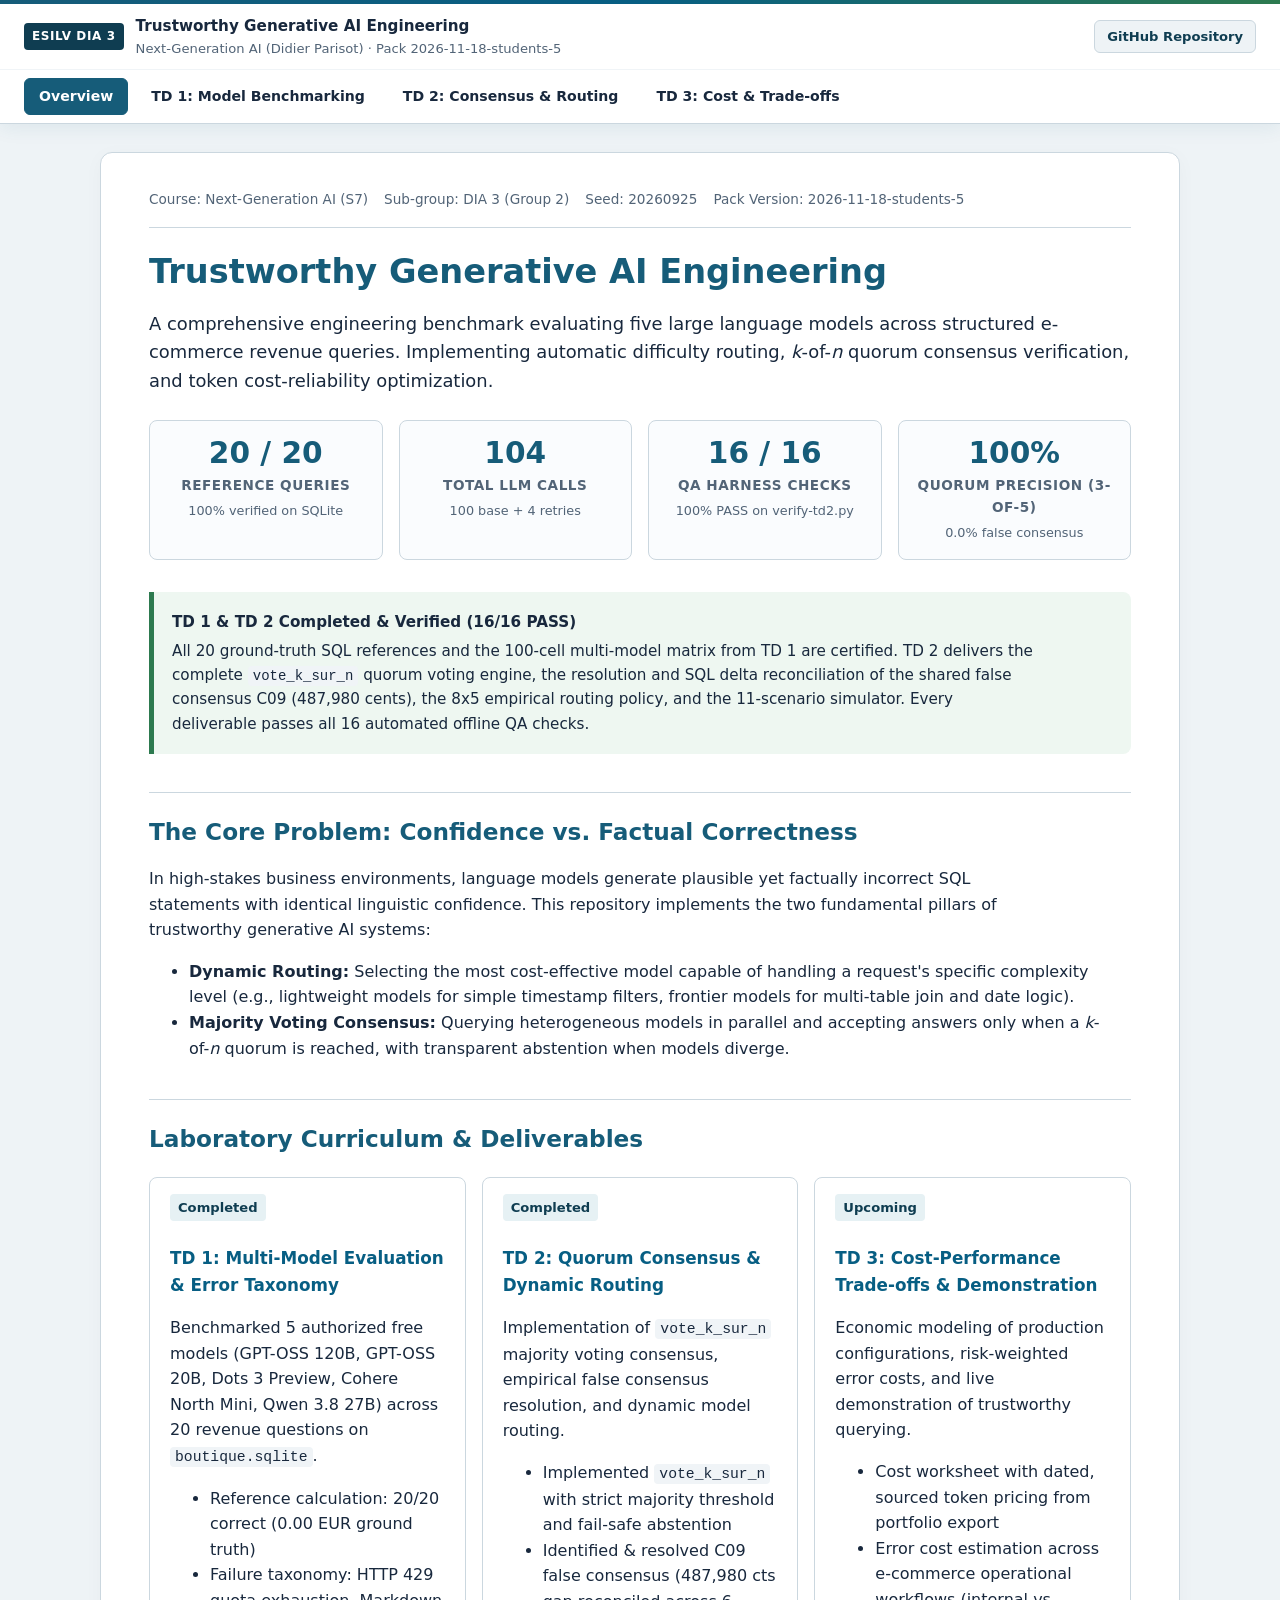
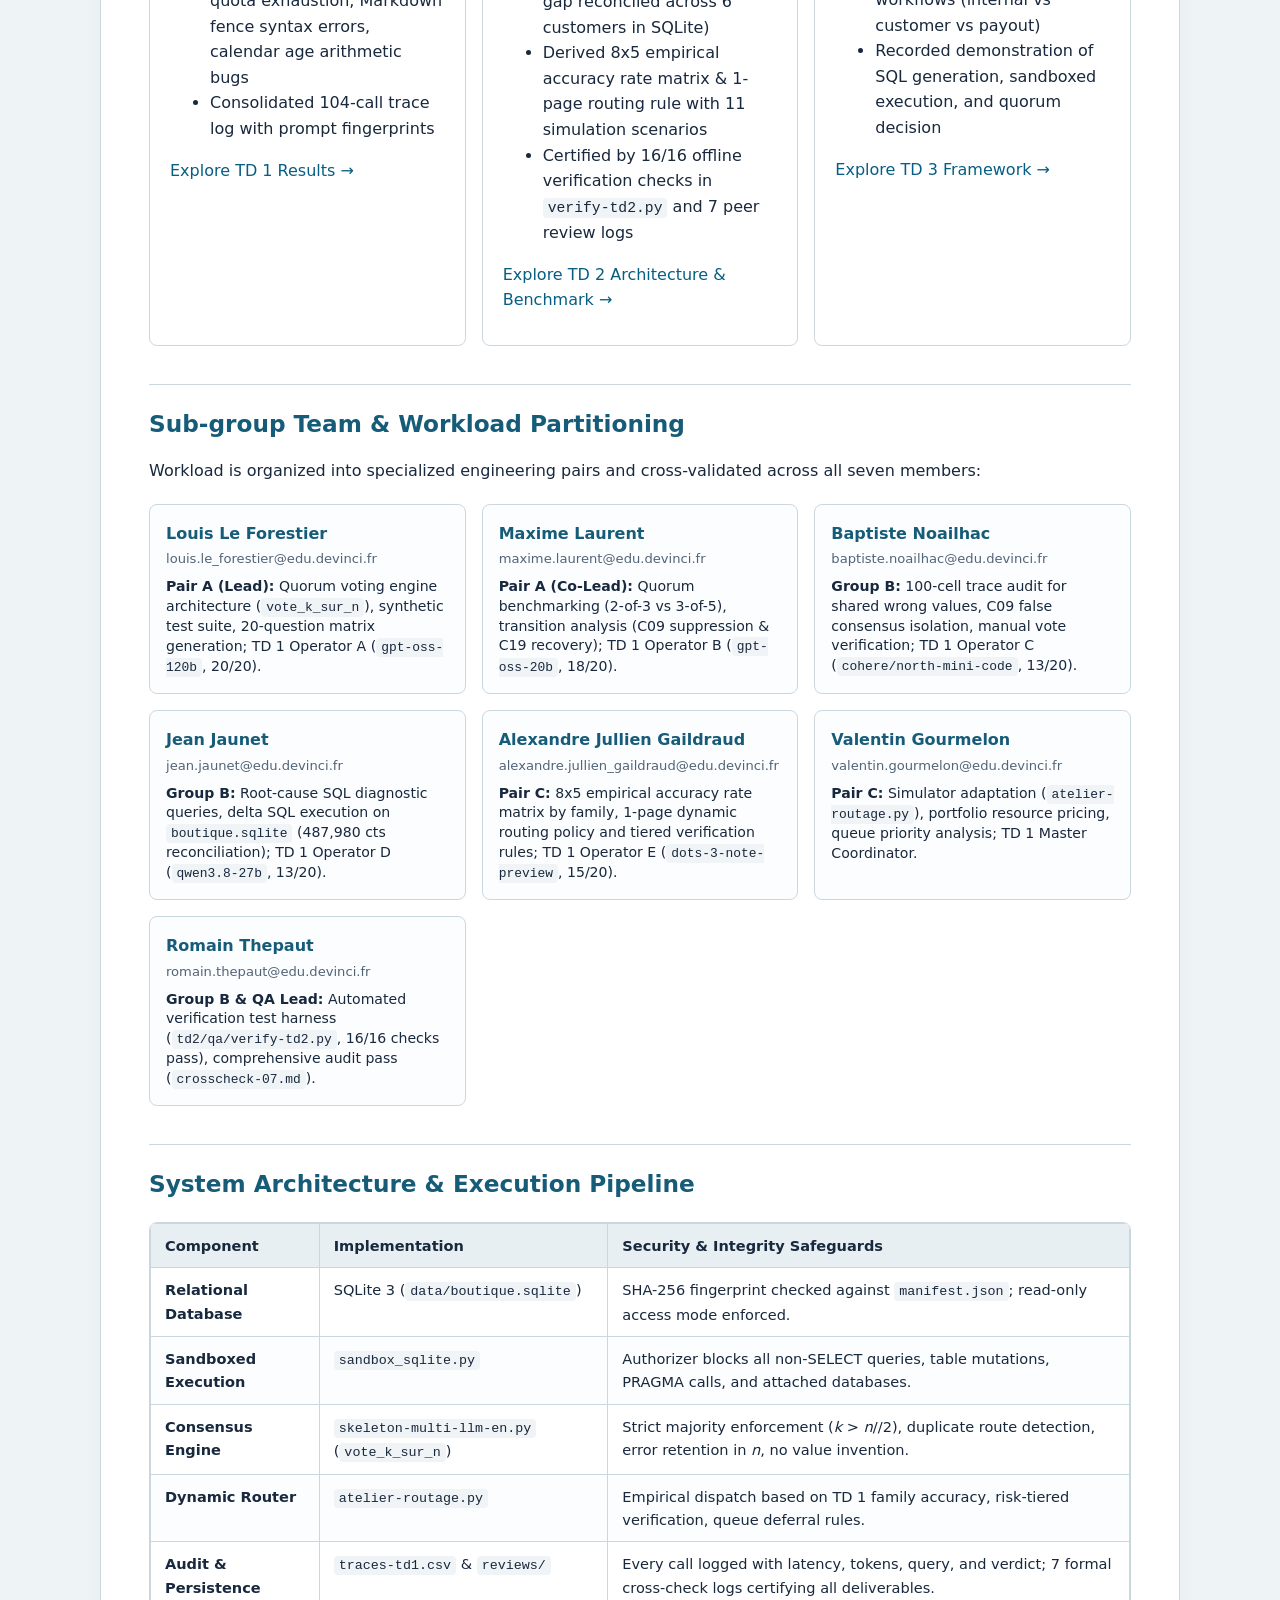
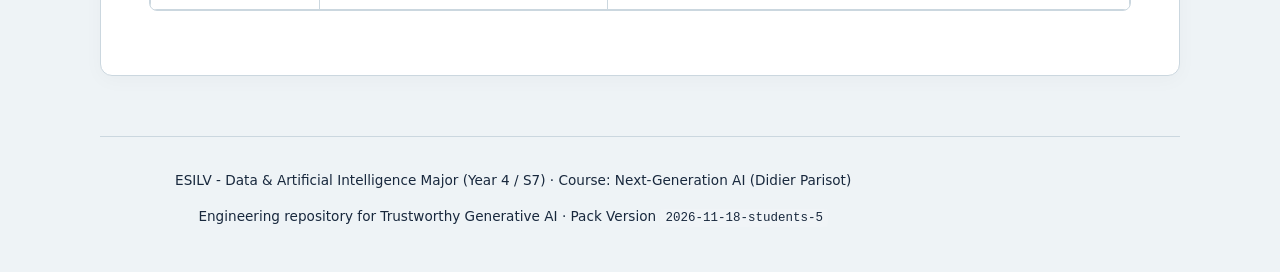
<file: website/index.html>
<!DOCTYPE html>
<html lang="en">
<head>
  <meta charset="utf-8">
  <meta name="viewport" content="width=device-width, initial-scale=1">
  <meta name="description" content="Engineering hub for Trustworthy Generative AI - ESILV Data & AI Major">
  <title>Trustworthy Generative AI | ESILV DIA 3</title>
  <link rel="stylesheet" href="css/style.css">
</head>
<body>

<header>
  <div class="header-accent"></div>
  <div class="header-top">
    <div class="brand-wrapper">
      <span class="brand-badge">ESILV DIA 3</span>
      <div>
        <div class="brand-title">Trustworthy Generative AI Engineering</div>
        <div class="brand-subtitle">Next-Generation AI (Didier Parisot) · Pack 2026-11-18-students-5</div>
      </div>
    </div>
    <div class="header-actions">
      <a href="https://github.com/louislefo/nextgen-ai-dia3" class="github-link" target="_blank" rel="noopener">
        <span>GitHub Repository</span>
      </a>
    </div>
  </div>
  <nav class="header-nav" aria-label="Main Navigation">
    <a href="index.html" class="nav-item active">Overview</a>
    <a href="td1.html" class="nav-item">TD 1: Model Benchmarking</a>
    <a href="td2.html" class="nav-item">TD 2: Consensus &amp; Routing</a>
    <a href="td3.html" class="nav-item">TD 3: Cost &amp; Trade-offs</a>
  </nav>
</header>

<main>
  <div class="meta-bar">
    <span>Course: Next-Generation AI (S7)</span>
    <span>Sub-group: DIA 3 (Group 2)</span>
    <span>Seed: 20260925</span>
    <span>Pack Version: 2026-11-18-students-5</span>
  </div>

  <h1>Trustworthy Generative AI Engineering</h1>
  <p class="lead">
    A comprehensive engineering benchmark evaluating five large language models across structured e-commerce revenue queries. Implementing automatic difficulty routing, <em>k</em>-of-<em>n</em> quorum consensus verification, and token cost-reliability optimization.
  </p>

  <div class="stat-grid">
    <div class="stat-card">
      <div class="stat-value">20 / 20</div>
      <div class="stat-label">Reference Queries</div>
      <div class="stat-sub">100% verified on SQLite</div>
    </div>
    <div class="stat-card">
      <div class="stat-value">104</div>
      <div class="stat-label">Total LLM Calls</div>
      <div class="stat-sub">100 base + 4 retries</div>
    </div>
    <div class="stat-card">
      <div class="stat-value">16 / 16</div>
      <div class="stat-label">QA Harness Checks</div>
      <div class="stat-sub">100% PASS on verify-td2.py</div>
    </div>
    <div class="stat-card">
      <div class="stat-value">100%</div>
      <div class="stat-label">Quorum Precision (3-of-5)</div>
      <div class="stat-sub">0.0% false consensus</div>
    </div>
  </div>

  <aside class="notice final">
    <p><strong>TD 1 &amp; TD 2 Completed &amp; Verified (16/16 PASS)</strong></p>
    <p>All 20 ground-truth SQL references and the 100-cell multi-model matrix from TD 1 are certified. TD 2 delivers the complete <code>vote_k_sur_n</code> quorum voting engine, the resolution and SQL delta reconciliation of the shared false consensus C09 (487,980 cents), the 8x5 empirical routing policy, and the 11-scenario simulator. Every deliverable passes all 16 automated offline QA checks.</p>
  </aside>

  <h2>The Core Problem: Confidence vs. Factual Correctness</h2>
  <p>
    In high-stakes business environments, language models generate plausible yet factually incorrect SQL statements with identical linguistic confidence. This repository implements the two fundamental pillars of trustworthy generative AI systems:
  </p>
  <ul>
    <li><strong>Dynamic Routing:</strong> Selecting the most cost-effective model capable of handling a request's specific complexity level (e.g., lightweight models for simple timestamp filters, frontier models for multi-table join and date logic).</li>
    <li><strong>Majority Voting Consensus:</strong> Querying heterogeneous models in parallel and accepting answers only when a <em>k</em>-of-<em>n</em> quorum is reached, with transparent abstention when models diverge.</li>
  </ul>

  <h2>Laboratory Curriculum &amp; Deliverables</h2>
  <div class="cards">
    <div class="card">
      <div class="pill">Completed</div>
      <h3 class="card-title"><a href="td1.html">TD 1: Multi-Model Evaluation &amp; Error Taxonomy</a></h3>
      <p>Benchmarked 5 authorized free models (GPT-OSS 120B, GPT-OSS 20B, Dots 3 Preview, Cohere North Mini, Qwen 3.8 27B) across 20 revenue questions on <code>boutique.sqlite</code>.</p>
      <ul>
        <li>Reference calculation: 20/20 correct (0.00 EUR ground truth)</li>
        <li>Failure taxonomy: HTTP 429 quota exhaustion, Markdown fence syntax errors, calendar age arithmetic bugs</li>
        <li>Consolidated 104-call trace log with prompt fingerprints</li>
      </ul>
      <p><a href="td1.html">Explore TD 1 Results &rarr;</a></p>
    </div>

    <div class="card">
      <div class="pill">Completed</div>
      <h3 class="card-title"><a href="td2.html">TD 2: Quorum Consensus &amp; Dynamic Routing</a></h3>
      <p>Implementation of <code>vote_k_sur_n</code> majority voting consensus, empirical false consensus resolution, and dynamic model routing.</p>
      <ul>
        <li>Implemented <code>vote_k_sur_n</code> with strict majority threshold and fail-safe abstention</li>
        <li>Identified &amp; resolved C09 false consensus (487,980 cts gap reconciled across 6 customers in SQLite)</li>
        <li>Derived 8x5 empirical accuracy rate matrix &amp; 1-page routing rule with 11 simulation scenarios</li>
        <li>Certified by 16/16 offline verification checks in <code>verify-td2.py</code> and 7 peer review logs</li>
      </ul>
      <p><a href="td2.html">Explore TD 2 Architecture &amp; Benchmark &rarr;</a></p>
    </div>

    <div class="card">
      <div class="pill">Upcoming</div>
      <h3 class="card-title"><a href="td3.html">TD 3: Cost-Performance Trade-offs &amp; Demonstration</a></h3>
      <p>Economic modeling of production configurations, risk-weighted error costs, and live demonstration of trustworthy querying.</p>
      <ul>
        <li>Cost worksheet with dated, sourced token pricing from portfolio export</li>
        <li>Error cost estimation across e-commerce operational workflows (internal vs customer vs payout)</li>
        <li>Recorded demonstration of SQL generation, sandboxed execution, and quorum decision</li>
      </ul>
      <p><a href="td3.html">Explore TD 3 Framework &rarr;</a></p>
    </div>
  </div>

  <h2>Sub-group Team &amp; Workload Partitioning</h2>
  <p>Workload is organized into specialized engineering pairs and cross-validated across all seven members:</p>

  <div class="team-grid">
    <div class="member-card">
      <div class="member-name">Louis Le Forestier</div>
      <div class="member-email">louis.le_forestier@edu.devinci.fr</div>
      <div class="member-role"><strong>Pair A (Lead):</strong> Quorum voting engine architecture (<code>vote_k_sur_n</code>), synthetic test suite, 20-question matrix generation; TD 1 Operator A (<code>gpt-oss-120b</code>, 20/20).</div>
    </div>
    <div class="member-card">
      <div class="member-name">Maxime Laurent</div>
      <div class="member-email">maxime.laurent@edu.devinci.fr</div>
      <div class="member-role"><strong>Pair A (Co-Lead):</strong> Quorum benchmarking (2-of-3 vs 3-of-5), transition analysis (C09 suppression &amp; C19 recovery); TD 1 Operator B (<code>gpt-oss-20b</code>, 18/20).</div>
    </div>
    <div class="member-card">
      <div class="member-name">Baptiste Noailhac</div>
      <div class="member-email">baptiste.noailhac@edu.devinci.fr</div>
      <div class="member-role"><strong>Group B:</strong> 100-cell trace audit for shared wrong values, C09 false consensus isolation, manual vote verification; TD 1 Operator C (<code>cohere/north-mini-code</code>, 13/20).</div>
    </div>
    <div class="member-card">
      <div class="member-name">Jean Jaunet</div>
      <div class="member-email">jean.jaunet@edu.devinci.fr</div>
      <div class="member-role"><strong>Group B:</strong> Root-cause SQL diagnostic queries, delta SQL execution on <code>boutique.sqlite</code> (487,980 cts reconciliation); TD 1 Operator D (<code>qwen3.8-27b</code>, 13/20).</div>
    </div>
    <div class="member-card">
      <div class="member-name">Alexandre Jullien Gaildraud</div>
      <div class="member-email">alexandre.jullien_gaildraud@edu.devinci.fr</div>
      <div class="member-role"><strong>Pair C:</strong> 8x5 empirical accuracy rate matrix by family, 1-page dynamic routing policy and tiered verification rules; TD 1 Operator E (<code>dots-3-note-preview</code>, 15/20).</div>
    </div>
    <div class="member-card">
      <div class="member-name">Valentin Gourmelon</div>
      <div class="member-email">valentin.gourmelon@edu.devinci.fr</div>
      <div class="member-role"><strong>Pair C:</strong> Simulator adaptation (<code>atelier-routage.py</code>), portfolio resource pricing, queue priority analysis; TD 1 Master Coordinator.</div>
    </div>
    <div class="member-card">
      <div class="member-name">Romain Thepaut</div>
      <div class="member-email">romain.thepaut@edu.devinci.fr</div>
      <div class="member-role"><strong>Group B &amp; QA Lead:</strong> Automated verification test harness (<code>td2/qa/verify-td2.py</code>, 16/16 checks pass), comprehensive audit pass (<code>crosscheck-07.md</code>).</div>
    </div>
  </div>

  <h2>System Architecture &amp; Execution Pipeline</h2>
  <div class="tableau">
    <table>
      <thead>
        <tr>
          <th>Component</th>
          <th>Implementation</th>
          <th>Security &amp; Integrity Safeguards</th>
        </tr>
      </thead>
      <tbody>
        <tr>
          <td><strong>Relational Database</strong></td>
          <td>SQLite 3 (<code>data/boutique.sqlite</code>)</td>
          <td>SHA-256 fingerprint checked against <code>manifest.json</code>; read-only access mode enforced.</td>
        </tr>
        <tr>
          <td><strong>Sandboxed Execution</strong></td>
          <td><code>sandbox_sqlite.py</code></td>
          <td>Authorizer blocks all non-SELECT queries, table mutations, PRAGMA calls, and attached databases.</td>
        </tr>
        <tr>
          <td><strong>Consensus Engine</strong></td>
          <td><code>skeleton-multi-llm-en.py</code> (<code>vote_k_sur_n</code>)</td>
          <td>Strict majority enforcement (<em>k</em> &gt; <em>n</em>//2), duplicate route detection, error retention in <em>n</em>, no value invention.</td>
        </tr>
        <tr>
          <td><strong>Dynamic Router</strong></td>
          <td><code>atelier-routage.py</code></td>
          <td>Empirical dispatch based on TD 1 family accuracy, risk-tiered verification, queue deferral rules.</td>
        </tr>
        <tr>
          <td><strong>Audit &amp; Persistence</strong></td>
          <td><code>traces-td1.csv</code> &amp; <code>reviews/</code></td>
          <td>Every call logged with latency, tokens, query, and verdict; 7 formal cross-check logs certifying all deliverables.</td>
        </tr>
      </tbody>
    </table>
  </div>
</main>

<footer>
  <p>ESILV - Data &amp; Artificial Intelligence Major (Year 4 / S7) · Course: Next-Generation AI (Didier Parisot)</p>
  <p>Engineering repository for Trustworthy Generative AI · Pack Version <code>2026-11-18-students-5</code></p>
</footer>

</body>
</html>
</file>
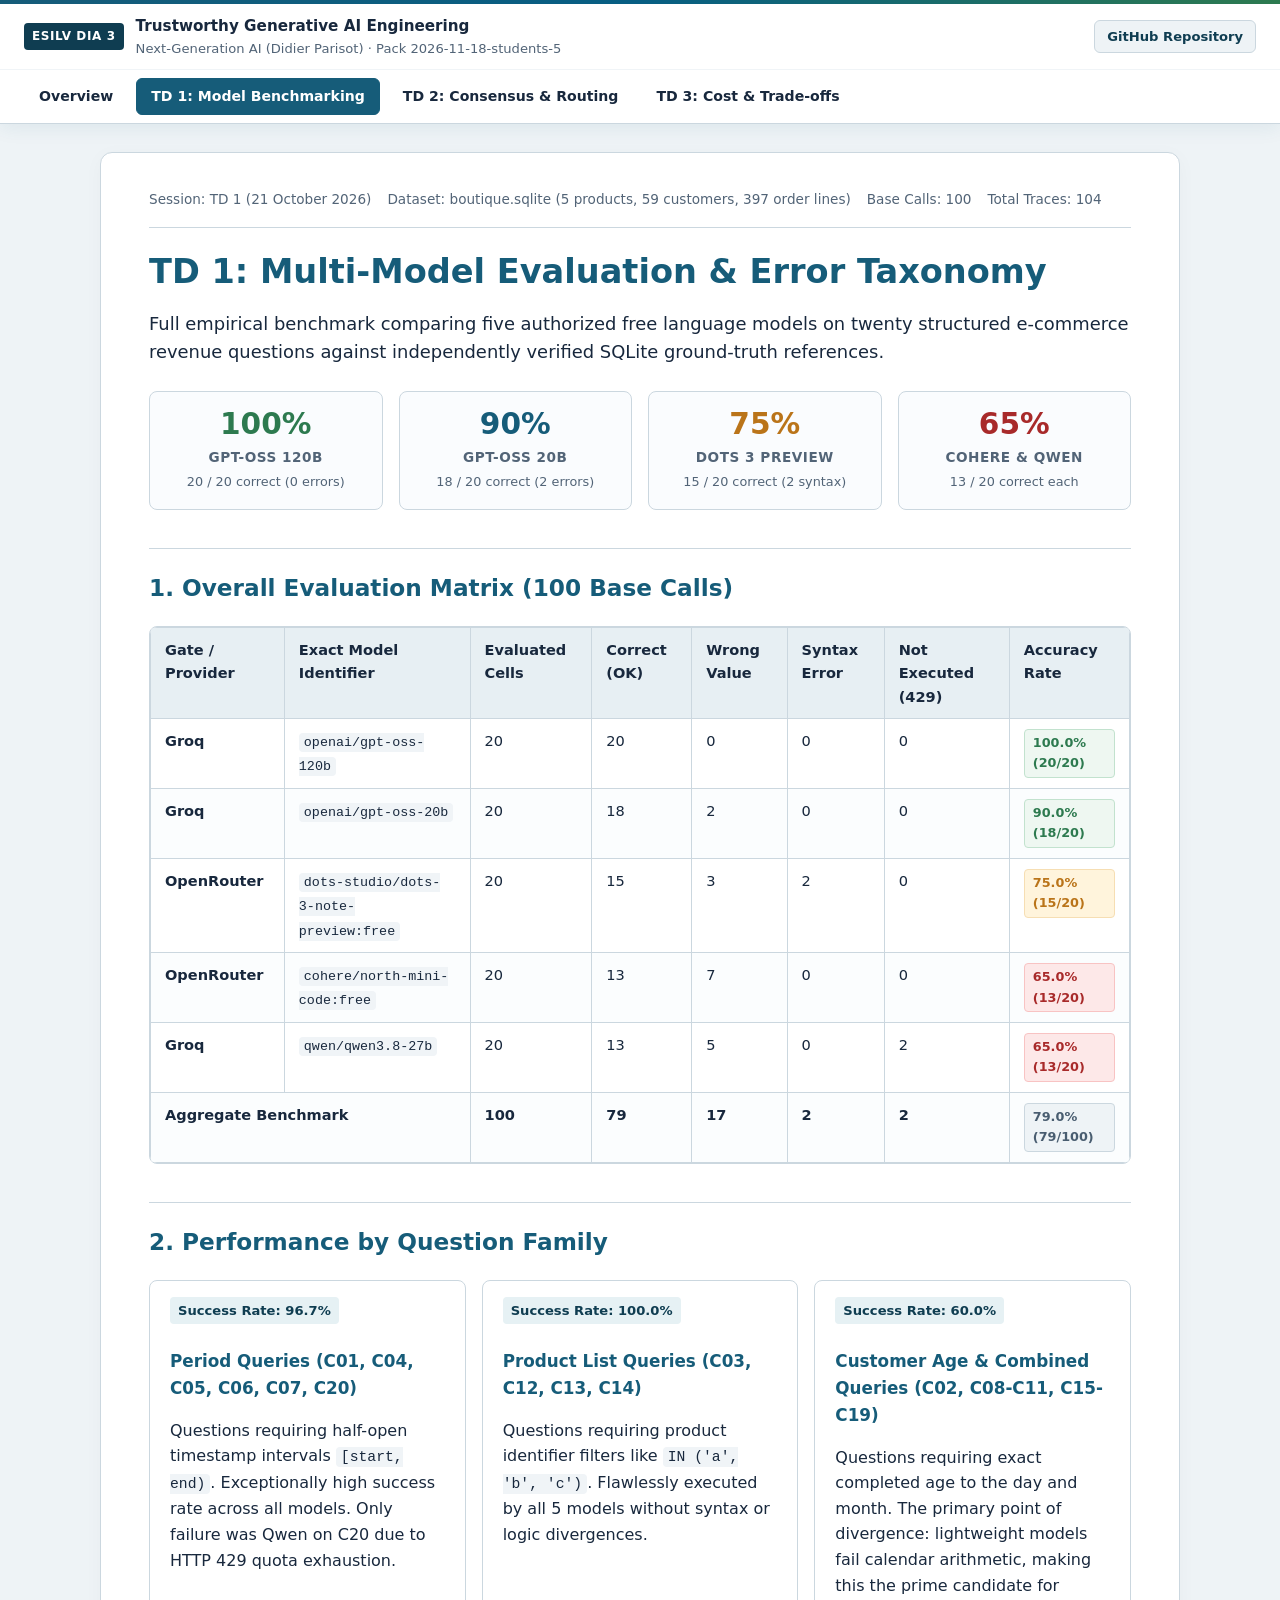
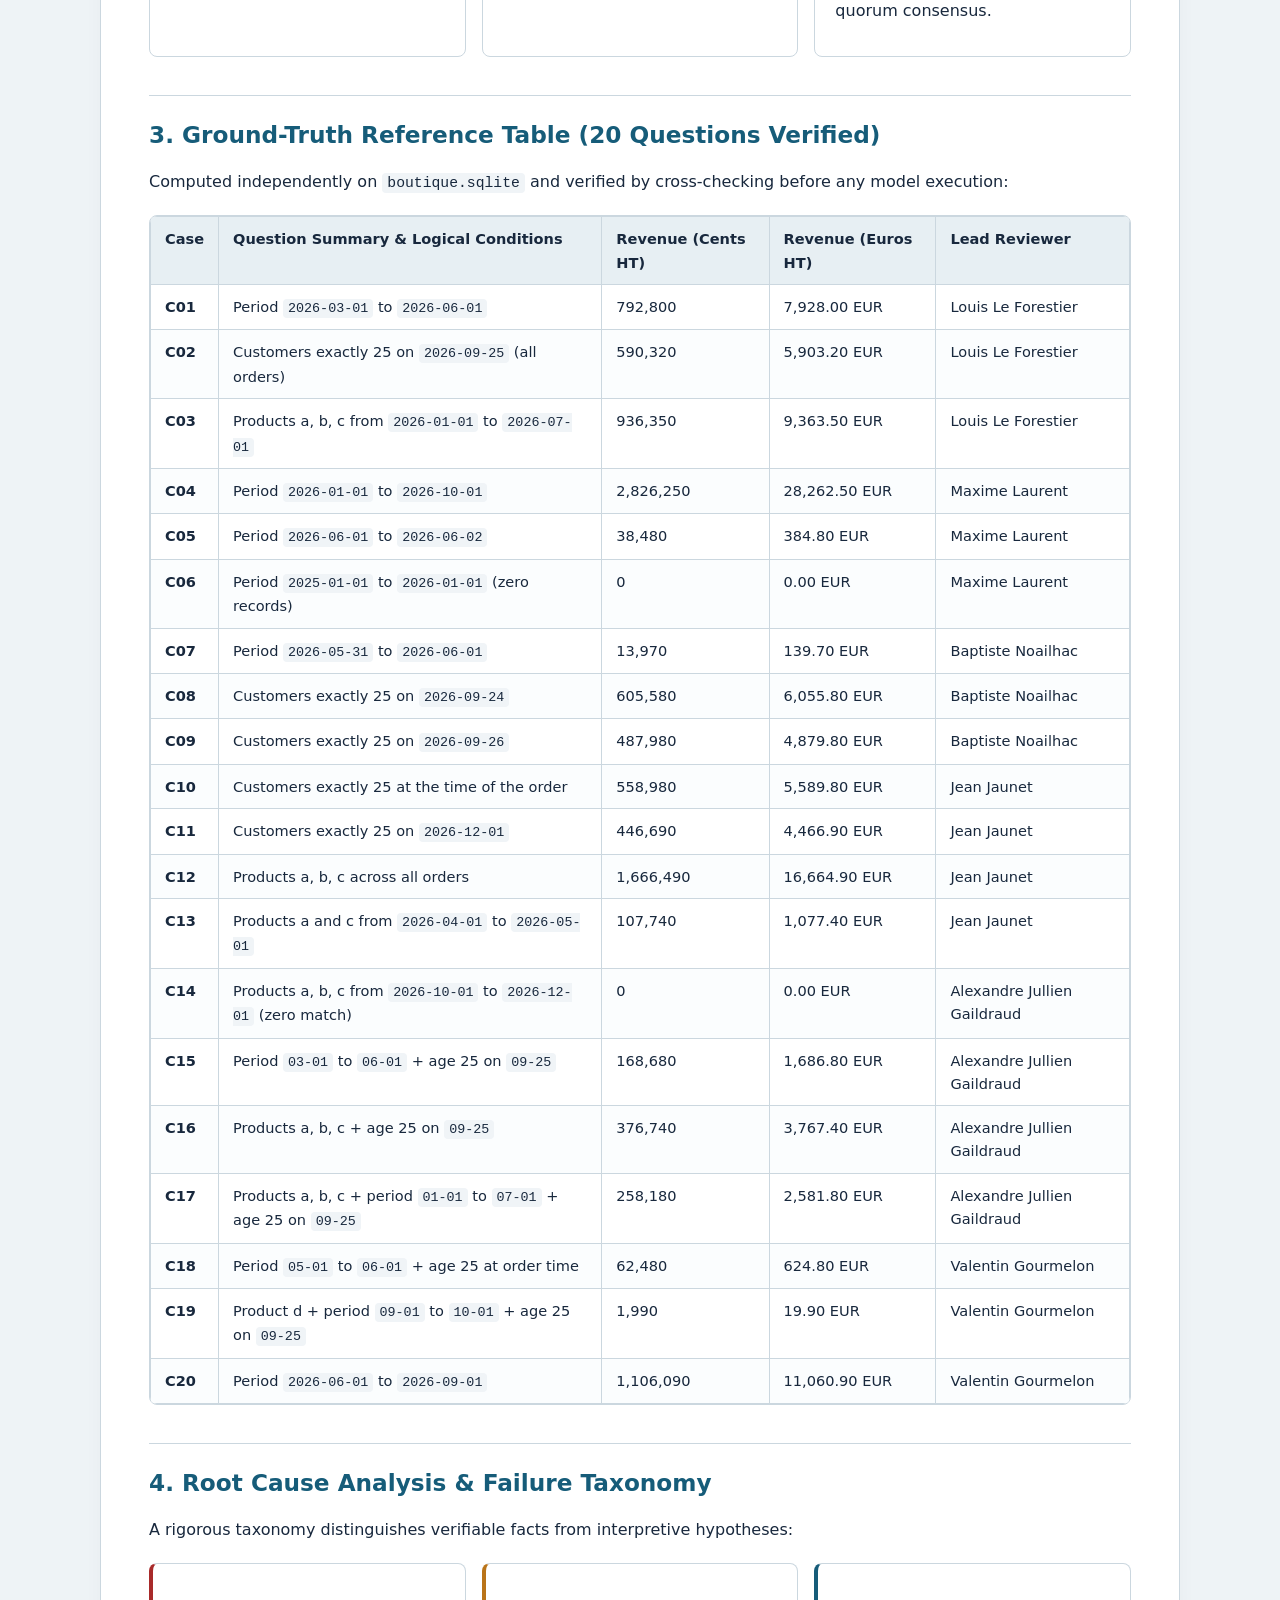
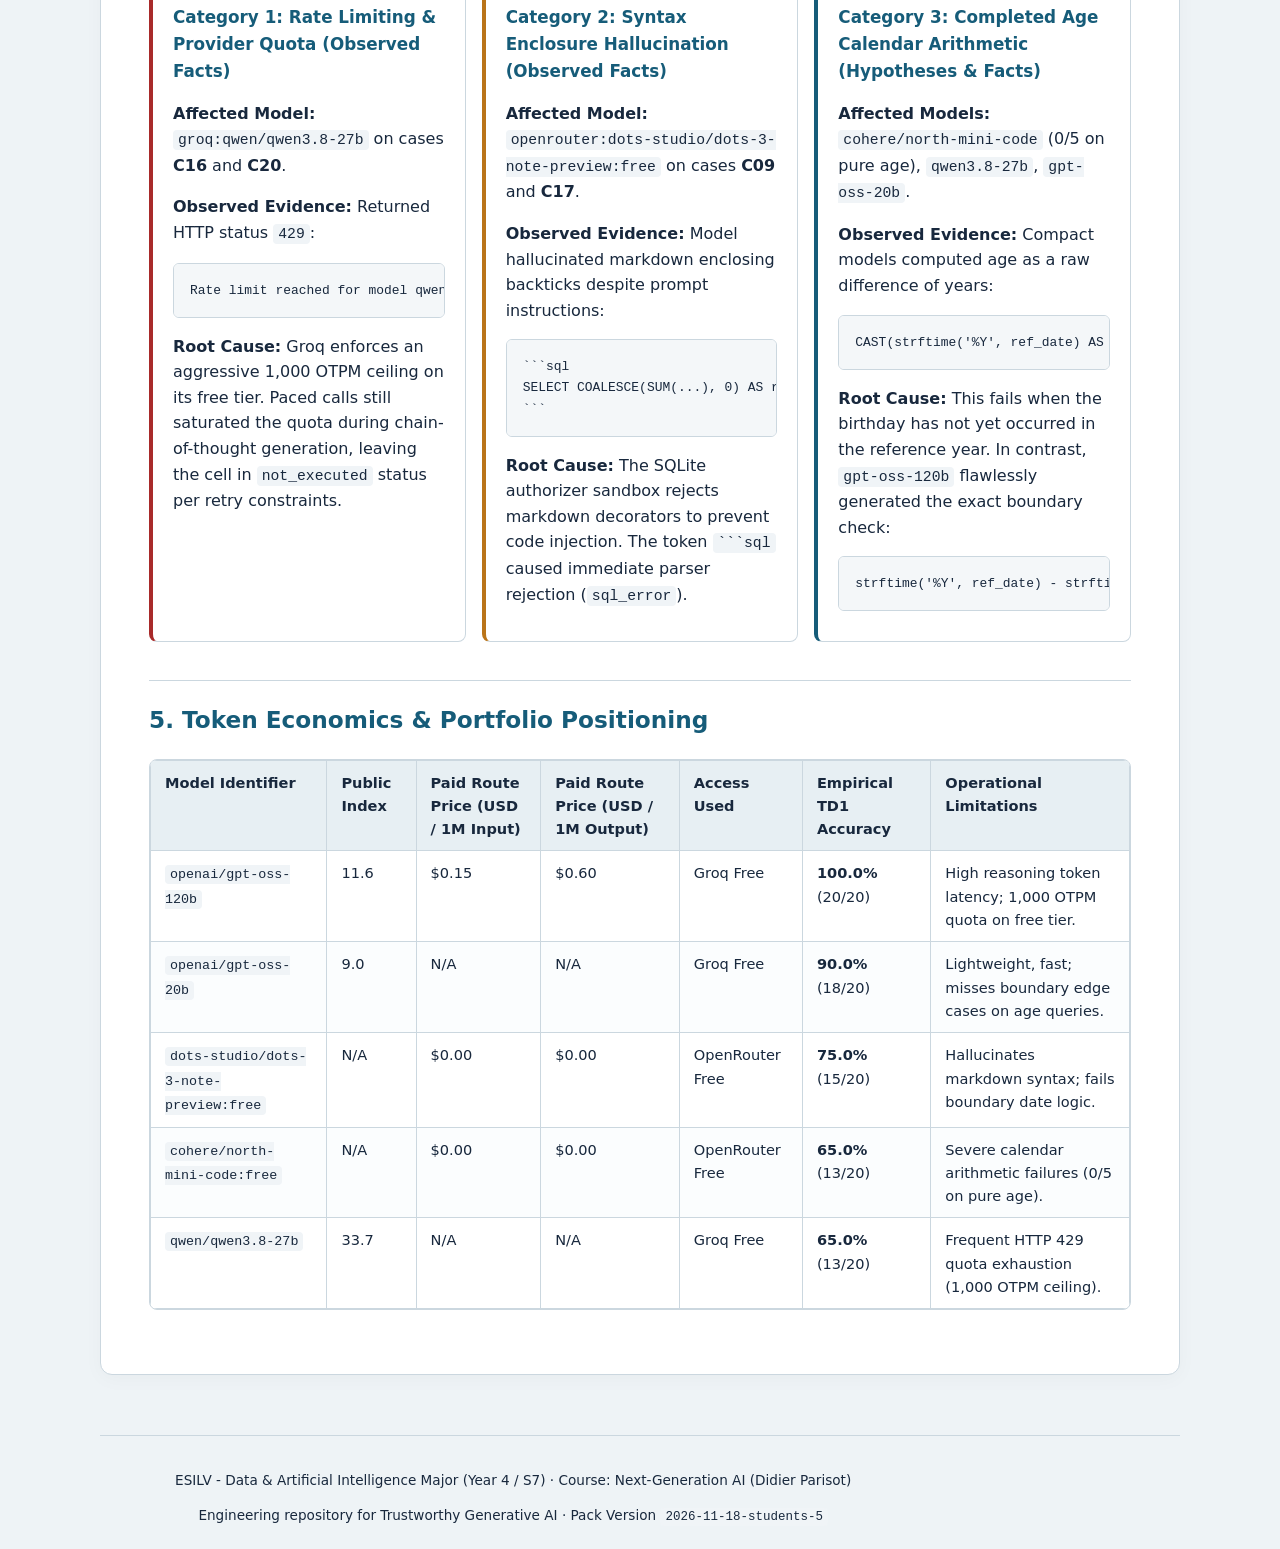
<file: website/td1.html>
<!DOCTYPE html>
<html lang="en">
<head>
  <meta charset="utf-8">
  <meta name="viewport" content="width=device-width, initial-scale=1">
  <meta name="description" content="TD 1 Comprehensive Results, Model Benchmarking and Error Taxonomy - ESILV DIA 3">
  <title>TD 1: Multi-Model Evaluation &amp; Error Taxonomy | ESILV DIA 3</title>
  <link rel="stylesheet" href="css/style.css">
</head>
<body>

<header>
  <div class="header-accent"></div>
  <div class="header-top">
    <div class="brand-wrapper">
      <span class="brand-badge">ESILV DIA 3</span>
      <div>
        <div class="brand-title">Trustworthy Generative AI Engineering</div>
        <div class="brand-subtitle">Next-Generation AI (Didier Parisot) · Pack 2026-11-18-students-5</div>
      </div>
    </div>
    <div class="header-actions">
      <a href="https://github.com/louislefo/nextgen-ai-dia3" class="github-link" target="_blank" rel="noopener">
        <span>GitHub Repository</span>
      </a>
    </div>
  </div>
  <nav class="header-nav" aria-label="Main Navigation">
    <a href="index.html" class="nav-item">Overview</a>
    <a href="td1.html" class="nav-item active">TD 1: Model Benchmarking</a>
    <a href="td2.html" class="nav-item">TD 2: Consensus &amp; Routing</a>
    <a href="td3.html" class="nav-item">TD 3: Cost &amp; Trade-offs</a>
  </nav>
</header>

<main>
  <div class="meta-bar">
    <span>Session: TD 1 (21 October 2026)</span>
    <span>Dataset: boutique.sqlite (5 products, 59 customers, 397 order lines)</span>
    <span>Base Calls: 100</span>
    <span>Total Traces: 104</span>
  </div>

  <h1>TD 1: Multi-Model Evaluation &amp; Error Taxonomy</h1>
  <p class="lead">
    Full empirical benchmark comparing five authorized free language models on twenty structured e-commerce revenue questions against independently verified SQLite ground-truth references.
  </p>

  <div class="stat-grid">
    <div class="stat-card">
      <div class="stat-value" style="color: var(--green);">100%</div>
      <div class="stat-label">GPT-OSS 120B</div>
      <div class="stat-sub">20 / 20 correct (0 errors)</div>
    </div>
    <div class="stat-card">
      <div class="stat-value" style="color: var(--blue);">90%</div>
      <div class="stat-label">GPT-OSS 20B</div>
      <div class="stat-sub">18 / 20 correct (2 errors)</div>
    </div>
    <div class="stat-card">
      <div class="stat-value" style="color: var(--amber);">75%</div>
      <div class="stat-label">Dots 3 Preview</div>
      <div class="stat-sub">15 / 20 correct (2 syntax)</div>
    </div>
    <div class="stat-card">
      <div class="stat-value" style="color: var(--red);">65%</div>
      <div class="stat-label">Cohere &amp; Qwen</div>
      <div class="stat-sub">13 / 20 correct each</div>
    </div>
  </div>

  <h2>1. Overall Evaluation Matrix (100 Base Calls)</h2>
  <div class="tableau">
    <table>
      <thead>
        <tr>
          <th>Gate / Provider</th>
          <th>Exact Model Identifier</th>
          <th>Evaluated Cells</th>
          <th>Correct (OK)</th>
          <th>Wrong Value</th>
          <th>Syntax Error</th>
          <th>Not Executed (429)</th>
          <th>Accuracy Rate</th>
        </tr>
      </thead>
      <tbody>
        <tr>
          <td><strong>Groq</strong></td>
          <td><code>openai/gpt-oss-120b</code></td>
          <td>20</td>
          <td>20</td>
          <td>0</td>
          <td>0</td>
          <td>0</td>
          <td><span class="badge ok">100.0% (20/20)</span></td>
        </tr>
        <tr>
          <td><strong>Groq</strong></td>
          <td><code>openai/gpt-oss-20b</code></td>
          <td>20</td>
          <td>18</td>
          <td>2</td>
          <td>0</td>
          <td>0</td>
          <td><span class="badge ok">90.0% (18/20)</span></td>
        </tr>
        <tr>
          <td><strong>OpenRouter</strong></td>
          <td><code>dots-studio/dots-3-note-preview:free</code></td>
          <td>20</td>
          <td>15</td>
          <td>3</td>
          <td>2</td>
          <td>0</td>
          <td><span class="badge warning">75.0% (15/20)</span></td>
        </tr>
        <tr>
          <td><strong>OpenRouter</strong></td>
          <td><code>cohere/north-mini-code:free</code></td>
          <td>20</td>
          <td>13</td>
          <td>7</td>
          <td>0</td>
          <td>0</td>
          <td><span class="badge error">65.0% (13/20)</span></td>
        </tr>
        <tr>
          <td><strong>Groq</strong></td>
          <td><code>qwen/qwen3.8-27b</code></td>
          <td>20</td>
          <td>13</td>
          <td>5</td>
          <td>0</td>
          <td>2</td>
          <td><span class="badge error">65.0% (13/20)</span></td>
        </tr>
        <tr style="font-weight: 700; background: #eef3f6;">
          <td colspan="2">Aggregate Benchmark</td>
          <td>100</td>
          <td>79</td>
          <td>17</td>
          <td>2</td>
          <td>2</td>
          <td><span class="badge neutral">79.0% (79/100)</span></td>
        </tr>
      </tbody>
    </table>
  </div>

  <h2>2. Performance by Question Family</h2>
  <div class="cards">
    <div class="card">
      <div class="pill">Success Rate: 96.7%</div>
      <h3 class="card-title">Period Queries (C01, C04, C05, C06, C07, C20)</h3>
      <p>Questions requiring half-open timestamp intervals <code>[start, end)</code>. Exceptionally high success rate across all models. Only failure was Qwen on C20 due to HTTP 429 quota exhaustion.</p>
    </div>
    <div class="card">
      <div class="pill">Success Rate: 100.0%</div>
      <h3 class="card-title">Product List Queries (C03, C12, C13, C14)</h3>
      <p>Questions requiring product identifier filters like <code>IN ('a', 'b', 'c')</code>. Flawlessly executed by all 5 models without syntax or logic divergences.</p>
    </div>
    <div class="card">
      <div class="pill">Success Rate: 60.0%</div>
      <h3 class="card-title">Customer Age &amp; Combined Queries (C02, C08-C11, C15-C19)</h3>
      <p>Questions requiring exact completed age to the day and month. The primary point of divergence: lightweight models fail calendar arithmetic, making this the prime candidate for quorum consensus.</p>
    </div>
  </div>

  <h2>3. Ground-Truth Reference Table (20 Questions Verified)</h2>
  <p>Computed independently on <code>boutique.sqlite</code> and verified by cross-checking before any model execution:</p>

  <div class="tableau">
    <table>
      <thead>
        <tr>
          <th>Case</th>
          <th>Question Summary &amp; Logical Conditions</th>
          <th>Revenue (Cents HT)</th>
          <th>Revenue (Euros HT)</th>
          <th>Lead Reviewer</th>
        </tr>
      </thead>
      <tbody>
        <tr><td><strong>C01</strong></td><td>Period <code>2026-03-01</code> to <code>2026-06-01</code></td><td>792,800</td><td>7,928.00 EUR</td><td>Louis Le Forestier</td></tr>
        <tr><td><strong>C02</strong></td><td>Customers exactly 25 on <code>2026-09-25</code> (all orders)</td><td>590,320</td><td>5,903.20 EUR</td><td>Louis Le Forestier</td></tr>
        <tr><td><strong>C03</strong></td><td>Products a, b, c from <code>2026-01-01</code> to <code>2026-07-01</code></td><td>936,350</td><td>9,363.50 EUR</td><td>Louis Le Forestier</td></tr>
        <tr><td><strong>C04</strong></td><td>Period <code>2026-01-01</code> to <code>2026-10-01</code></td><td>2,826,250</td><td>28,262.50 EUR</td><td>Maxime Laurent</td></tr>
        <tr><td><strong>C05</strong></td><td>Period <code>2026-06-01</code> to <code>2026-06-02</code></td><td>38,480</td><td>384.80 EUR</td><td>Maxime Laurent</td></tr>
        <tr><td><strong>C06</strong></td><td>Period <code>2025-01-01</code> to <code>2026-01-01</code> (zero records)</td><td>0</td><td>0.00 EUR</td><td>Maxime Laurent</td></tr>
        <tr><td><strong>C07</strong></td><td>Period <code>2026-05-31</code> to <code>2026-06-01</code></td><td>13,970</td><td>139.70 EUR</td><td>Baptiste Noailhac</td></tr>
        <tr><td><strong>C08</strong></td><td>Customers exactly 25 on <code>2026-09-24</code></td><td>605,580</td><td>6,055.80 EUR</td><td>Baptiste Noailhac</td></tr>
        <tr><td><strong>C09</strong></td><td>Customers exactly 25 on <code>2026-09-26</code></td><td>487,980</td><td>4,879.80 EUR</td><td>Baptiste Noailhac</td></tr>
        <tr><td><strong>C10</strong></td><td>Customers exactly 25 at the time of the order</td><td>558,980</td><td>5,589.80 EUR</td><td>Jean Jaunet</td></tr>
        <tr><td><strong>C11</strong></td><td>Customers exactly 25 on <code>2026-12-01</code></td><td>446,690</td><td>4,466.90 EUR</td><td>Jean Jaunet</td></tr>
        <tr><td><strong>C12</strong></td><td>Products a, b, c across all orders</td><td>1,666,490</td><td>16,664.90 EUR</td><td>Jean Jaunet</td></tr>
        <tr><td><strong>C13</strong></td><td>Products a and c from <code>2026-04-01</code> to <code>2026-05-01</code></td><td>107,740</td><td>1,077.40 EUR</td><td>Jean Jaunet</td></tr>
        <tr><td><strong>C14</strong></td><td>Products a, b, c from <code>2026-10-01</code> to <code>2026-12-01</code> (zero match)</td><td>0</td><td>0.00 EUR</td><td>Alexandre Jullien Gaildraud</td></tr>
        <tr><td><strong>C15</strong></td><td>Period <code>03-01</code> to <code>06-01</code> + age 25 on <code>09-25</code></td><td>168,680</td><td>1,686.80 EUR</td><td>Alexandre Jullien Gaildraud</td></tr>
        <tr><td><strong>C16</strong></td><td>Products a, b, c + age 25 on <code>09-25</code></td><td>376,740</td><td>3,767.40 EUR</td><td>Alexandre Jullien Gaildraud</td></tr>
        <tr><td><strong>C17</strong></td><td>Products a, b, c + period <code>01-01</code> to <code>07-01</code> + age 25 on <code>09-25</code></td><td>258,180</td><td>2,581.80 EUR</td><td>Alexandre Jullien Gaildraud</td></tr>
        <tr><td><strong>C18</strong></td><td>Period <code>05-01</code> to <code>06-01</code> + age 25 at order time</td><td>62,480</td><td>624.80 EUR</td><td>Valentin Gourmelon</td></tr>
        <tr><td><strong>C19</strong></td><td>Product d + period <code>09-01</code> to <code>10-01</code> + age 25 on <code>09-25</code></td><td>1,990</td><td>19.90 EUR</td><td>Valentin Gourmelon</td></tr>
        <tr><td><strong>C20</strong></td><td>Period <code>2026-06-01</code> to <code>2026-09-01</code></td><td>1,106,090</td><td>11,060.90 EUR</td><td>Valentin Gourmelon</td></tr>
      </tbody>
    </table>
  </div>

  <h2>4. Root Cause Analysis &amp; Failure Taxonomy</h2>
  <p>A rigorous taxonomy distinguishes verifiable facts from interpretive hypotheses:</p>

  <div class="cards">
    <div class="card" style="border-left: 4px solid var(--red);">
      <h3 class="card-title">Category 1: Rate Limiting &amp; Provider Quota (Observed Facts)</h3>
      <p><strong>Affected Model:</strong> <code>groq:qwen/qwen3.8-27b</code> on cases <strong>C16</strong> and <strong>C20</strong>.</p>
      <p><strong>Observed Evidence:</strong> Returned HTTP status <code>429</code>:</p>
      <pre><code>Rate limit reached for model qwen/qwen3.8-27b on output tokens per minute (OTPM): Limit 1000, Used 865, Requested 186</code></pre>
      <p><strong>Root Cause:</strong> Groq enforces an aggressive 1,000 OTPM ceiling on its free tier. Paced calls still saturated the quota during chain-of-thought generation, leaving the cell in <code>not_executed</code> status per retry constraints.</p>
    </div>

    <div class="card" style="border-left: 4px solid var(--amber);">
      <h3 class="card-title">Category 2: Syntax Enclosure Hallucination (Observed Facts)</h3>
      <p><strong>Affected Model:</strong> <code>openrouter:dots-studio/dots-3-note-preview:free</code> on cases <strong>C09</strong> and <strong>C17</strong>.</p>
      <p><strong>Observed Evidence:</strong> Model hallucinated markdown enclosing backticks despite prompt instructions:</p>
      <pre><code>```sql
SELECT COALESCE(SUM(...), 0) AS revenue_cents FROM ...
```</code></pre>
      <p><strong>Root Cause:</strong> The SQLite authorizer sandbox rejects markdown decorators to prevent code injection. The token <code>```sql</code> caused immediate parser rejection (<code>sql_error</code>).</p>
    </div>

    <div class="card" style="border-left: 4px solid var(--blue);">
      <h3 class="card-title">Category 3: Completed Age Calendar Arithmetic (Hypotheses &amp; Facts)</h3>
      <p><strong>Affected Models:</strong> <code>cohere/north-mini-code</code> (0/5 on pure age), <code>qwen3.8-27b</code>, <code>gpt-oss-20b</code>.</p>
      <p><strong>Observed Evidence:</strong> Compact models computed age as a raw difference of years:</p>
      <pre><code>CAST(strftime('%Y', ref_date) AS INT) - CAST(strftime('%Y', birth_date) AS INT) = 25</code></pre>
      <p><strong>Root Cause:</strong> This fails when the birthday has not yet occurred in the reference year. In contrast, <code>gpt-oss-120b</code> flawlessly generated the exact boundary check:</p>
      <pre><code>strftime('%Y', ref_date) - strftime('%Y', birth_date) - (strftime('%m-%d', ref_date) &lt; strftime('%m-%d', birth_date)) = 25</code></pre>
    </div>
  </div>

  <h2>5. Token Economics &amp; Portfolio Positioning</h2>
  <div class="tableau">
    <table>
      <thead>
        <tr>
          <th>Model Identifier</th>
          <th>Public Index</th>
          <th>Paid Route Price (USD / 1M Input)</th>
          <th>Paid Route Price (USD / 1M Output)</th>
          <th>Access Used</th>
          <th>Empirical TD1 Accuracy</th>
          <th>Operational Limitations</th>
        </tr>
      </thead>
      <tbody>
        <tr>
          <td><code>openai/gpt-oss-120b</code></td>
          <td>11.6</td>
          <td>$0.15</td>
          <td>$0.60</td>
          <td>Groq Free</td>
          <td><strong>100.0%</strong> (20/20)</td>
          <td>High reasoning token latency; 1,000 OTPM quota on free tier.</td>
        </tr>
        <tr>
          <td><code>openai/gpt-oss-20b</code></td>
          <td>9.0</td>
          <td>N/A</td>
          <td>N/A</td>
          <td>Groq Free</td>
          <td><strong>90.0%</strong> (18/20)</td>
          <td>Lightweight, fast; misses boundary edge cases on age queries.</td>
        </tr>
        <tr>
          <td><code>dots-studio/dots-3-note-preview:free</code></td>
          <td>N/A</td>
          <td>$0.00</td>
          <td>$0.00</td>
          <td>OpenRouter Free</td>
          <td><strong>75.0%</strong> (15/20)</td>
          <td>Hallucinates markdown syntax; fails boundary date logic.</td>
        </tr>
        <tr>
          <td><code>cohere/north-mini-code:free</code></td>
          <td>N/A</td>
          <td>$0.00</td>
          <td>$0.00</td>
          <td>OpenRouter Free</td>
          <td><strong>65.0%</strong> (13/20)</td>
          <td>Severe calendar arithmetic failures (0/5 on pure age).</td>
        </tr>
        <tr>
          <td><code>qwen/qwen3.8-27b</code></td>
          <td>33.7</td>
          <td>N/A</td>
          <td>N/A</td>
          <td>Groq Free</td>
          <td><strong>65.0%</strong> (13/20)</td>
          <td>Frequent HTTP 429 quota exhaustion (1,000 OTPM ceiling).</td>
        </tr>
      </tbody>
    </table>
  </div>
</main>

<footer>
  <p>ESILV - Data &amp; Artificial Intelligence Major (Year 4 / S7) · Course: Next-Generation AI (Didier Parisot)</p>
  <p>Engineering repository for Trustworthy Generative AI · Pack Version <code>2026-11-18-students-5</code></p>
</footer>

</body>
</html>
</file>
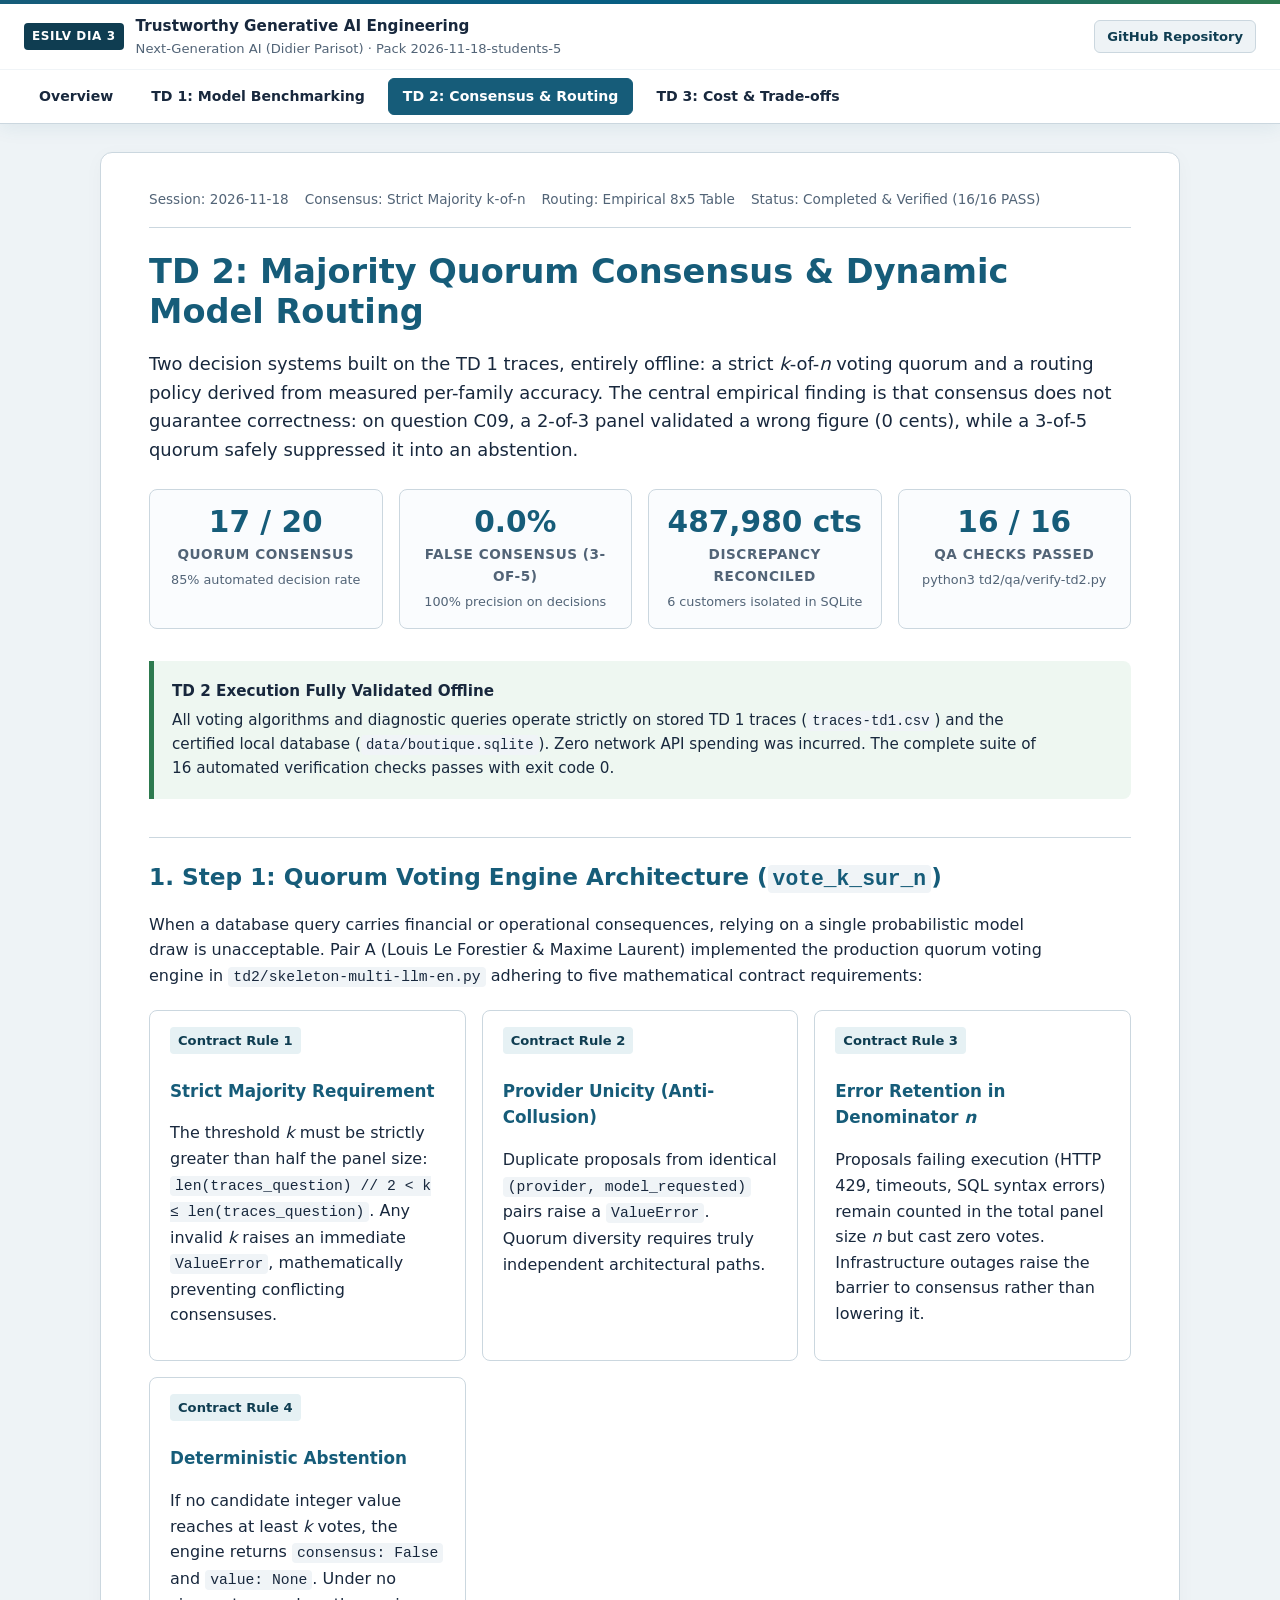
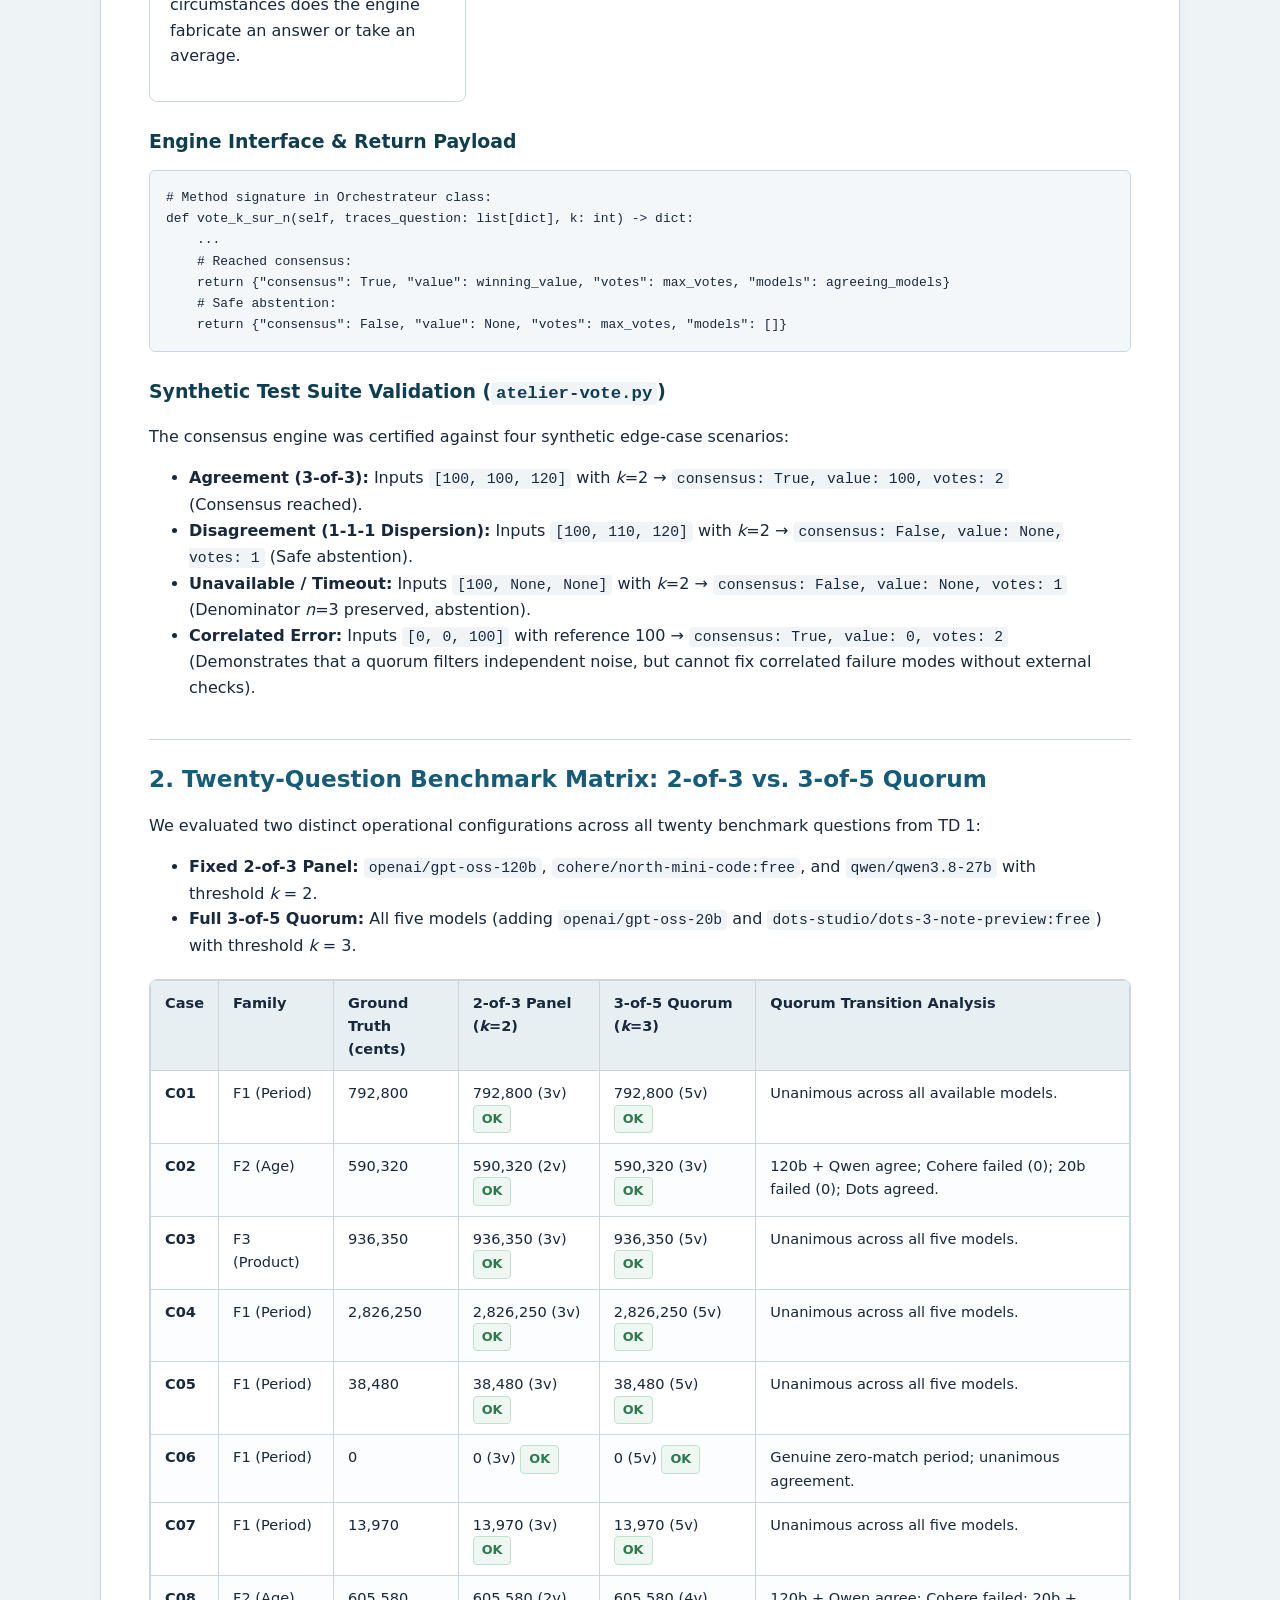
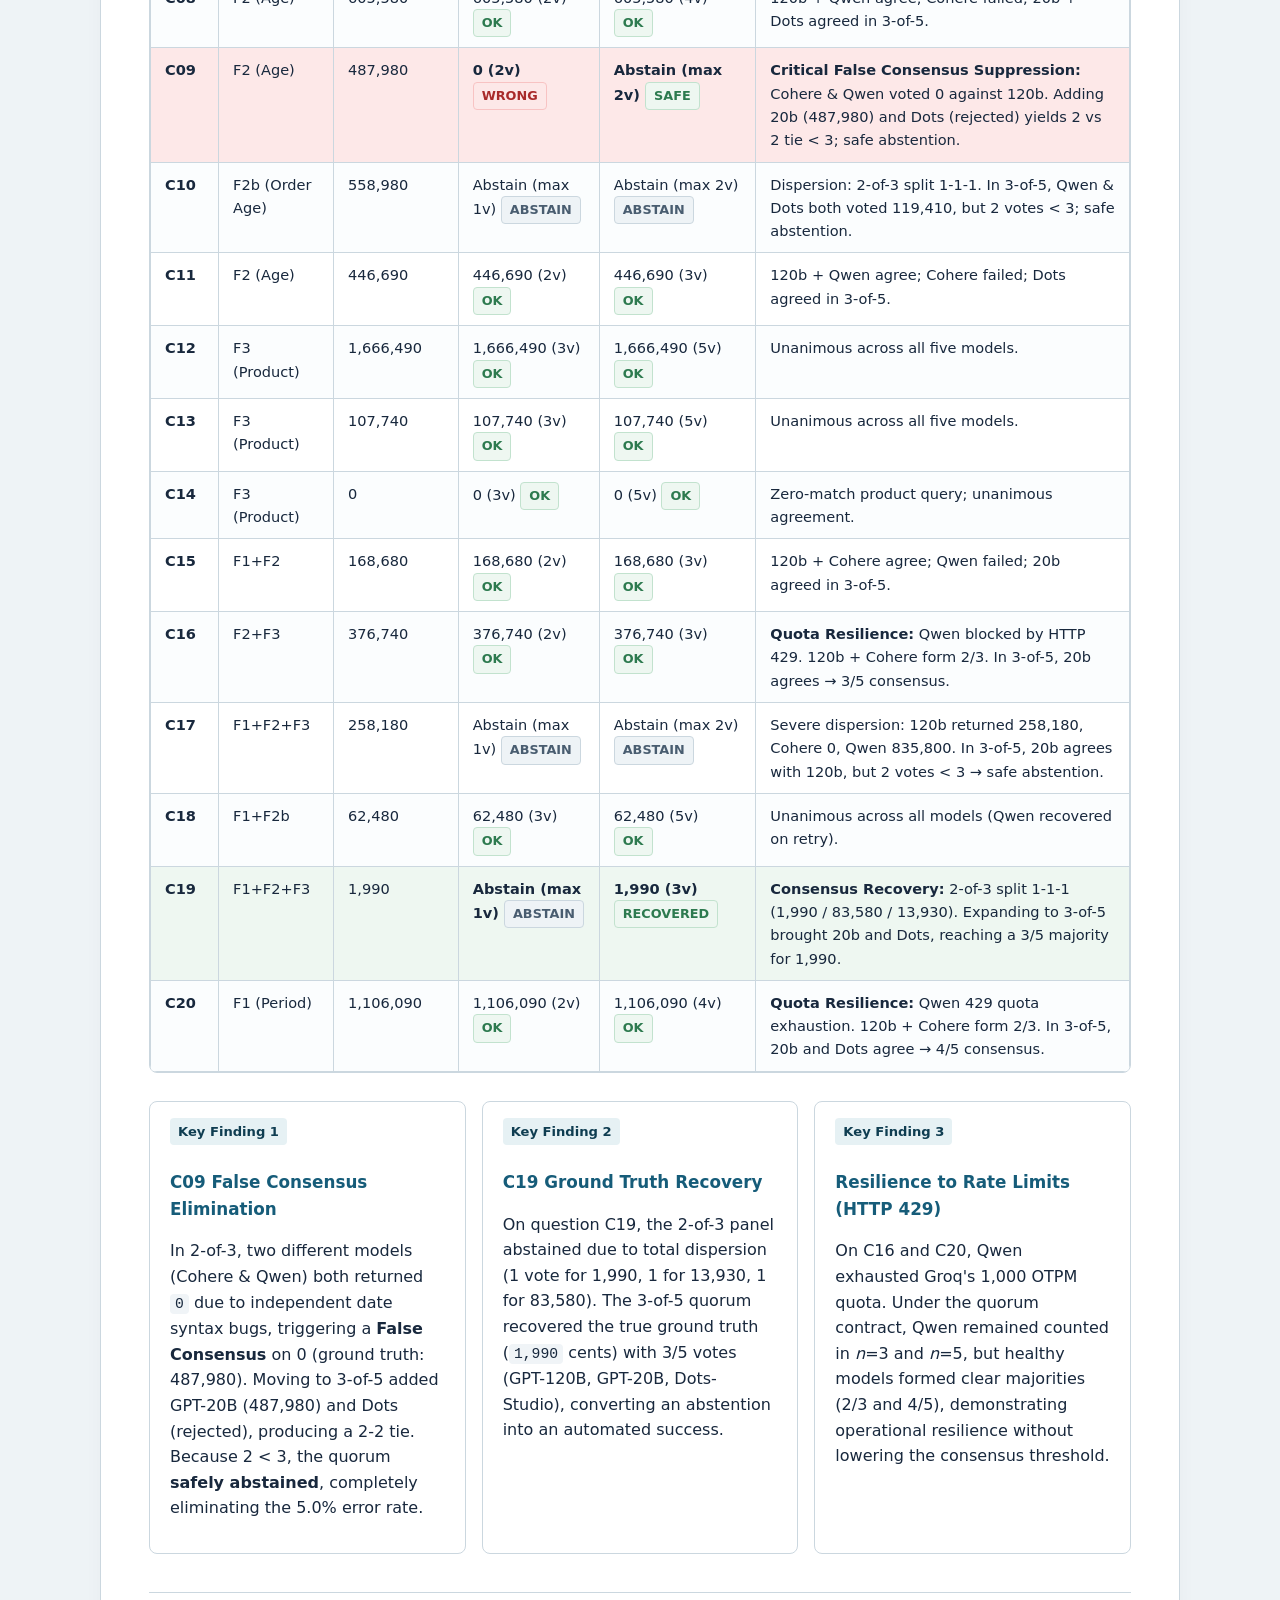
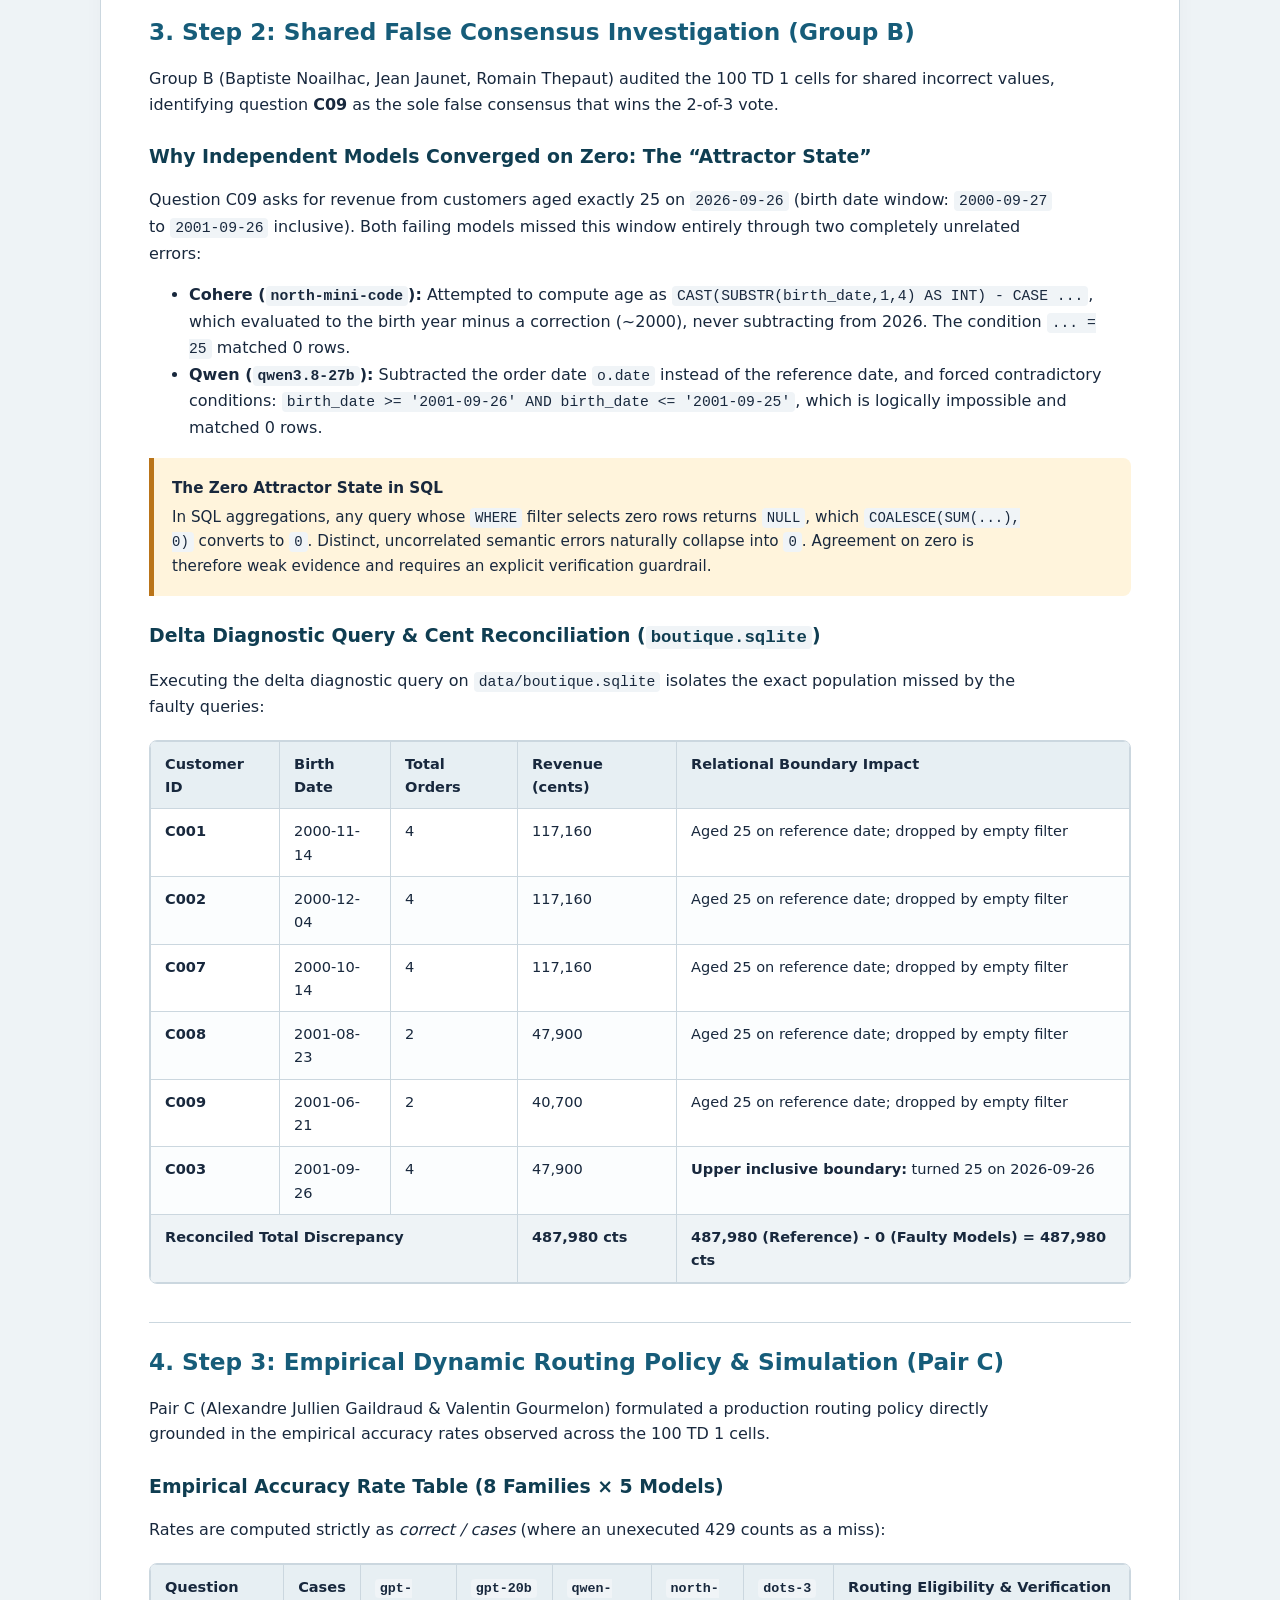
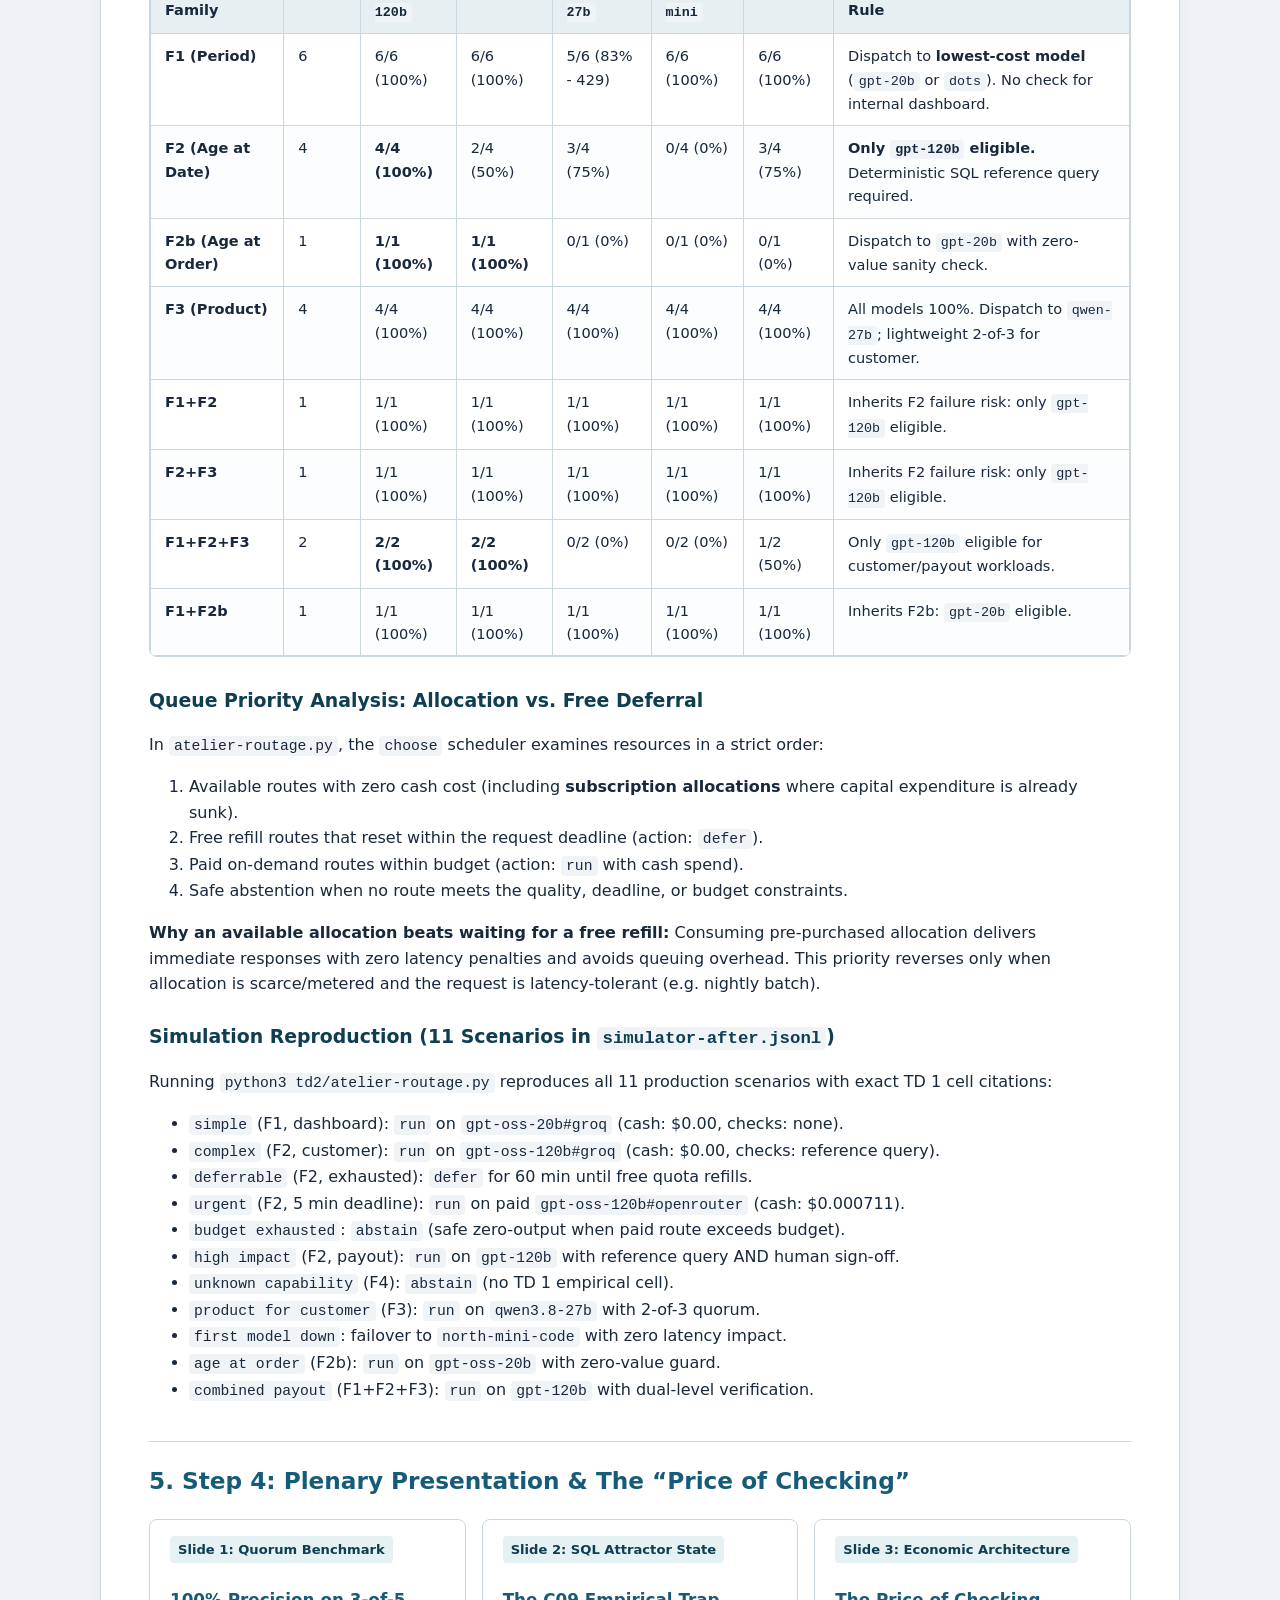
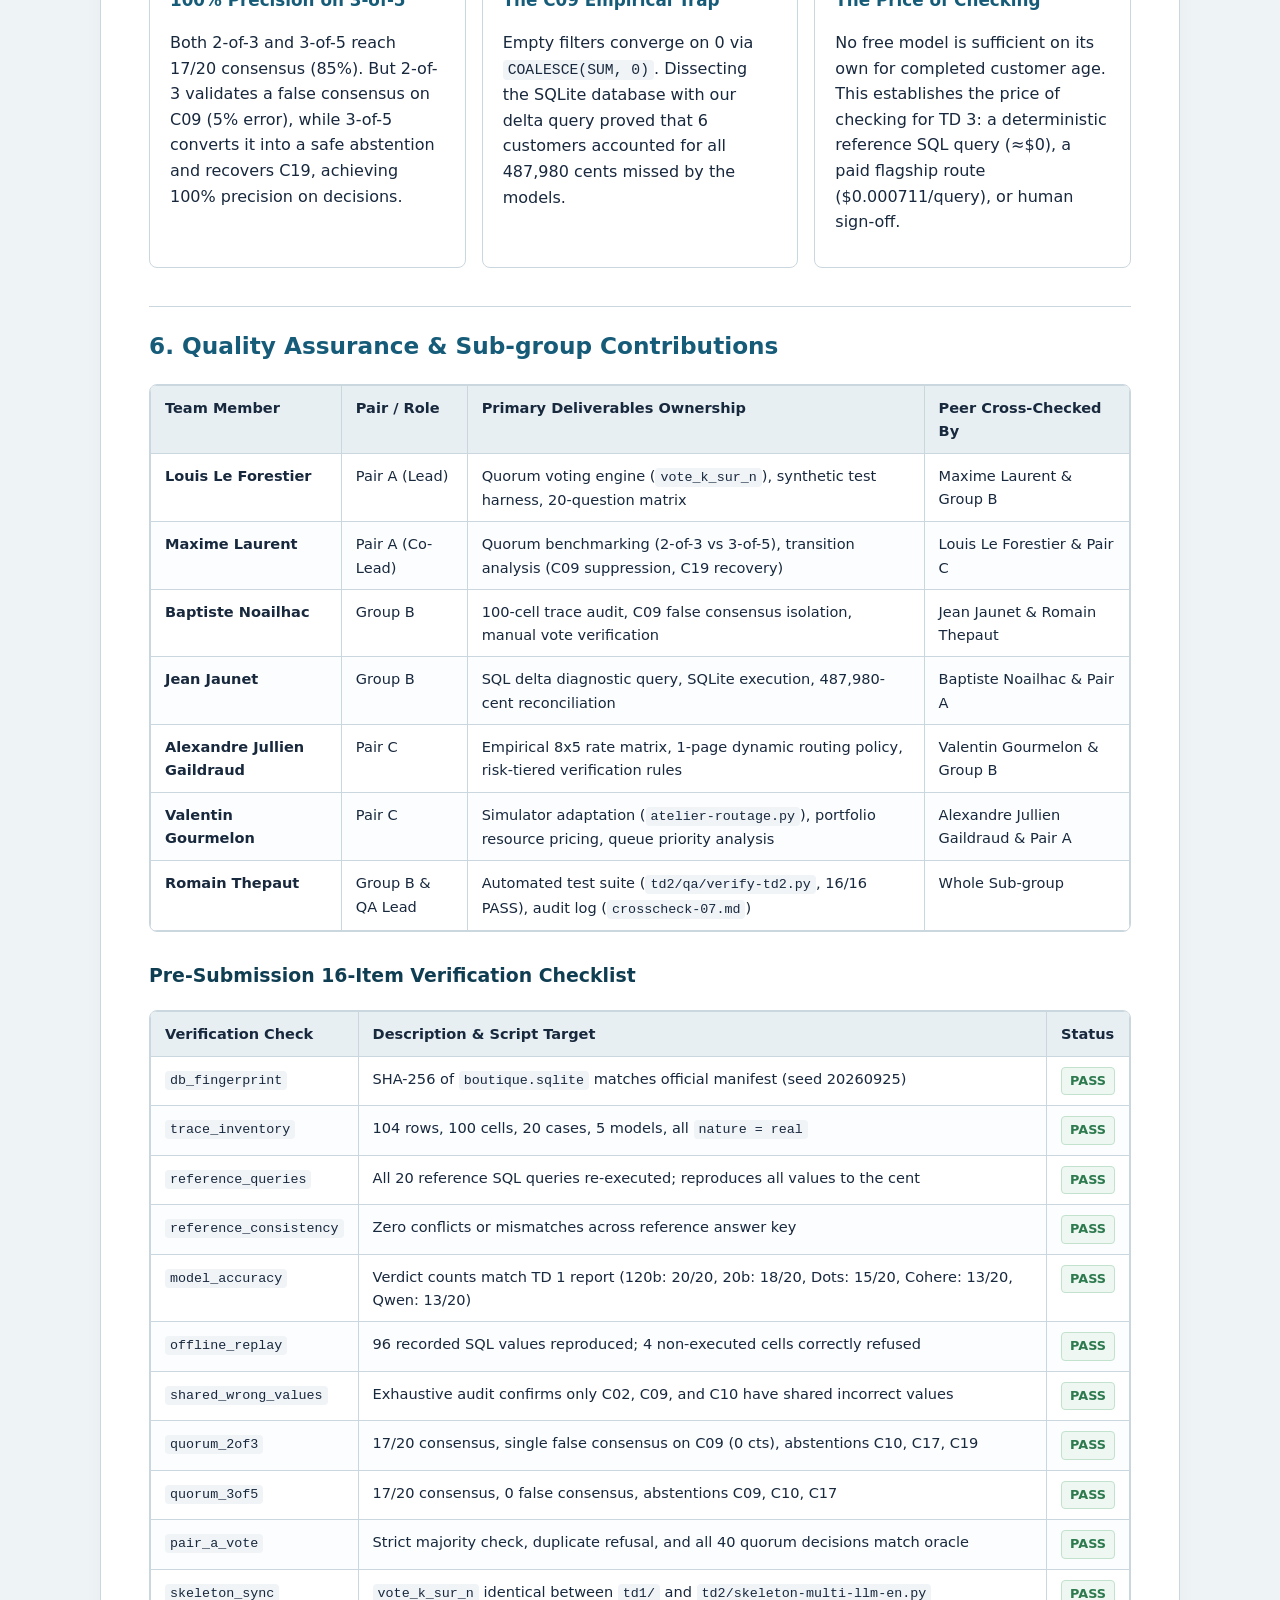
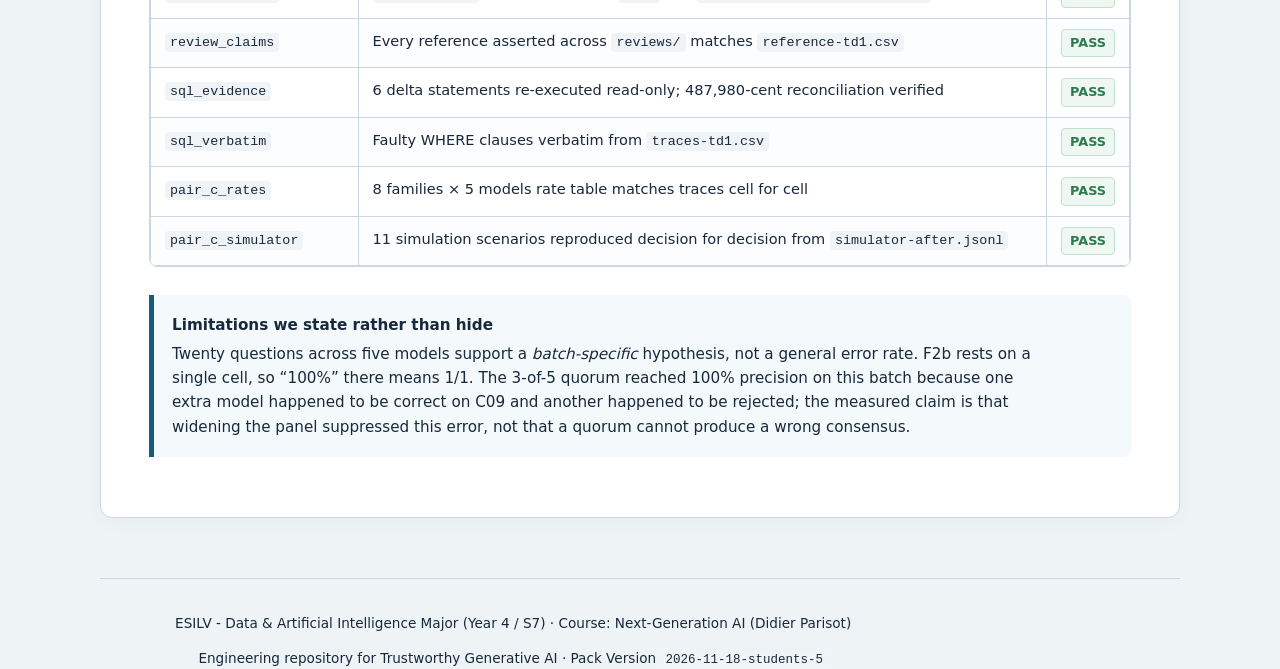
<file: website/td2.html>
<!DOCTYPE html>
<html lang="en">
<head>
  <meta charset="utf-8">
  <meta name="viewport" content="width=device-width, initial-scale=1">
  <meta name="description" content="TD 2 Majority Voting Consensus and Dynamic Routing Architecture - ESILV DIA 3">
  <title>TD 2: Quorum Consensus &amp; Dynamic Routing | ESILV DIA 3</title>
  <link rel="stylesheet" href="css/style.css">
</head>
<body>

<header>
  <div class="header-accent"></div>
  <div class="header-top">
    <div class="brand-wrapper">
      <span class="brand-badge">ESILV DIA 3</span>
      <div>
        <div class="brand-title">Trustworthy Generative AI Engineering</div>
        <div class="brand-subtitle">Next-Generation AI (Didier Parisot) · Pack 2026-11-18-students-5</div>
      </div>
    </div>
    <div class="header-actions">
      <a href="https://github.com/louislefo/nextgen-ai-dia3" class="github-link" target="_blank" rel="noopener">
        <span>GitHub Repository</span>
      </a>
    </div>
  </div>
  <nav class="header-nav" aria-label="Main Navigation">
    <a href="index.html" class="nav-item">Overview</a>
    <a href="td1.html" class="nav-item">TD 1: Model Benchmarking</a>
    <a href="td2.html" class="nav-item active">TD 2: Consensus &amp; Routing</a>
    <a href="td3.html" class="nav-item">TD 3: Cost &amp; Trade-offs</a>
  </nav>
</header>

<main>
  <div class="meta-bar">
    <span>Session: 2026-11-18</span>
    <span>Consensus: Strict Majority k-of-n</span>
    <span>Routing: Empirical 8x5 Table</span>
    <span>Status: Completed &amp; Verified (16/16 PASS)</span>
  </div>

  <h1>TD 2: Majority Quorum Consensus &amp; Dynamic Model Routing</h1>
  <p class="lead">
    Two decision systems built on the TD 1 traces, entirely offline: a strict <em>k</em>-of-<em>n</em> voting quorum and a
    routing policy derived from measured per-family accuracy. The central empirical finding is that consensus does not guarantee
    correctness: on question C09, a 2-of-3 panel validated a wrong figure (0 cents), while a 3-of-5 quorum safely suppressed it into an abstention.
  </p>

  <div class="stat-grid">
    <div class="stat-card">
      <div class="stat-value">17 / 20</div>
      <div class="stat-label">Quorum Consensus</div>
      <div class="stat-sub">85% automated decision rate</div>
    </div>
    <div class="stat-card">
      <div class="stat-value">0.0%</div>
      <div class="stat-label">False Consensus (3-of-5)</div>
      <div class="stat-sub">100% precision on decisions</div>
    </div>
    <div class="stat-card">
      <div class="stat-value">487,980 cts</div>
      <div class="stat-label">Discrepancy Reconciled</div>
      <div class="stat-sub">6 customers isolated in SQLite</div>
    </div>
    <div class="stat-card">
      <div class="stat-value">16 / 16</div>
      <div class="stat-label">QA Checks Passed</div>
      <div class="stat-sub">python3 td2/qa/verify-td2.py</div>
    </div>
  </div>

  <aside class="notice final">
    <p><strong>TD 2 Execution Fully Validated Offline</strong></p>
    <p>All voting algorithms and diagnostic queries operate strictly on stored TD 1 traces (<code>traces-td1.csv</code>) and the certified local database (<code>data/boutique.sqlite</code>). Zero network API spending was incurred. The complete suite of 16 automated verification checks passes with exit code 0.</p>
  </aside>

  <!-- ========================================================================= -->
  <!-- SECTION 1: QUORUM ENGINE ARCHITECTURE                                     -->
  <!-- ========================================================================= -->
  <h2>1. Step 1: Quorum Voting Engine Architecture (<code>vote_k_sur_n</code>)</h2>
  <p>
    When a database query carries financial or operational consequences, relying on a single probabilistic model draw is unacceptable. Pair A (Louis Le Forestier &amp; Maxime Laurent) implemented the production quorum voting engine in <code>td2/skeleton-multi-llm-en.py</code> adhering to five mathematical contract requirements:
  </p>

  <div class="cards">
    <div class="card">
      <div class="pill">Contract Rule 1</div>
      <h3 class="card-title">Strict Majority Requirement</h3>
      <p>The threshold <em>k</em> must be strictly greater than half the panel size: <code>len(traces_question) // 2 &lt; k &le; len(traces_question)</code>. Any invalid <em>k</em> raises an immediate <code>ValueError</code>, mathematically preventing conflicting consensuses.</p>
    </div>
    <div class="card">
      <div class="pill">Contract Rule 2</div>
      <h3 class="card-title">Provider Unicity (Anti-Collusion)</h3>
      <p>Duplicate proposals from identical <code>(provider, model_requested)</code> pairs raise a <code>ValueError</code>. Quorum diversity requires truly independent architectural paths.</p>
    </div>
    <div class="card">
      <div class="pill">Contract Rule 3</div>
      <h3 class="card-title">Error Retention in Denominator <em>n</em></h3>
      <p>Proposals failing execution (HTTP 429, timeouts, SQL syntax errors) remain counted in the total panel size <em>n</em> but cast zero votes. Infrastructure outages raise the barrier to consensus rather than lowering it.</p>
    </div>
    <div class="card">
      <div class="pill">Contract Rule 4</div>
      <h3 class="card-title">Deterministic Abstention</h3>
      <p>If no candidate integer value reaches at least <em>k</em> votes, the engine returns <code>consensus: False</code> and <code>value: None</code>. Under no circumstances does the engine fabricate an answer or take an average.</p>
    </div>
  </div>

  <h3>Engine Interface &amp; Return Payload</h3>
  <pre><code># Method signature in Orchestrateur class:
def vote_k_sur_n(self, traces_question: list[dict], k: int) -> dict:
    ...
    # Reached consensus:
    return {"consensus": True, "value": winning_value, "votes": max_votes, "models": agreeing_models}
    # Safe abstention:
    return {"consensus": False, "value": None, "votes": max_votes, "models": []}</code></pre>

  <h3>Synthetic Test Suite Validation (<code>atelier-vote.py</code>)</h3>
  <p>The consensus engine was certified against four synthetic edge-case scenarios:</p>
  <ul>
    <li><strong>Agreement (3-of-3):</strong> Inputs <code>[100, 100, 120]</code> with <em>k</em>=2 &rarr; <code>consensus: True, value: 100, votes: 2</code> (Consensus reached).</li>
    <li><strong>Disagreement (1-1-1 Dispersion):</strong> Inputs <code>[100, 110, 120]</code> with <em>k</em>=2 &rarr; <code>consensus: False, value: None, votes: 1</code> (Safe abstention).</li>
    <li><strong>Unavailable / Timeout:</strong> Inputs <code>[100, None, None]</code> with <em>k</em>=2 &rarr; <code>consensus: False, value: None, votes: 1</code> (Denominator <em>n</em>=3 preserved, abstention).</li>
    <li><strong>Correlated Error:</strong> Inputs <code>[0, 0, 100]</code> with reference 100 &rarr; <code>consensus: True, value: 0, votes: 2</code> (Demonstrates that a quorum filters independent noise, but cannot fix correlated failure modes without external checks).</li>
  </ul>

  <!-- ========================================================================= -->
  <!-- SECTION 2: 20-QUESTION BENCHMARK MATRIX                                   -->
  <!-- ========================================================================= -->
  <h2>2. Twenty-Question Benchmark Matrix: 2-of-3 vs. 3-of-5 Quorum</h2>
  <p>
    We evaluated two distinct operational configurations across all twenty benchmark questions from TD 1:
  </p>
  <ul>
    <li><strong>Fixed 2-of-3 Panel:</strong> <code>openai/gpt-oss-120b</code>, <code>cohere/north-mini-code:free</code>, and <code>qwen/qwen3.8-27b</code> with threshold <em>k</em> = 2.</li>
    <li><strong>Full 3-of-5 Quorum:</strong> All five models (adding <code>openai/gpt-oss-20b</code> and <code>dots-studio/dots-3-note-preview:free</code>) with threshold <em>k</em> = 3.</li>
  </ul>

  <div class="tableau">
    <table>
      <thead>
        <tr>
          <th>Case</th>
          <th>Family</th>
          <th>Ground Truth (cents)</th>
          <th>2-of-3 Panel (<em>k</em>=2)</th>
          <th>3-of-5 Quorum (<em>k</em>=3)</th>
          <th>Quorum Transition Analysis</th>
        </tr>
      </thead>
      <tbody>
        <tr>
          <td><strong>C01</strong></td>
          <td>F1 (Period)</td>
          <td>792,800</td>
          <td>792,800 (3v) <span class="badge ok">OK</span></td>
          <td>792,800 (5v) <span class="badge ok">OK</span></td>
          <td>Unanimous across all available models.</td>
        </tr>
        <tr>
          <td><strong>C02</strong></td>
          <td>F2 (Age)</td>
          <td>590,320</td>
          <td>590,320 (2v) <span class="badge ok">OK</span></td>
          <td>590,320 (3v) <span class="badge ok">OK</span></td>
          <td>120b + Qwen agree; Cohere failed (0); 20b failed (0); Dots agreed.</td>
        </tr>
        <tr>
          <td><strong>C03</strong></td>
          <td>F3 (Product)</td>
          <td>936,350</td>
          <td>936,350 (3v) <span class="badge ok">OK</span></td>
          <td>936,350 (5v) <span class="badge ok">OK</span></td>
          <td>Unanimous across all five models.</td>
        </tr>
        <tr>
          <td><strong>C04</strong></td>
          <td>F1 (Period)</td>
          <td>2,826,250</td>
          <td>2,826,250 (3v) <span class="badge ok">OK</span></td>
          <td>2,826,250 (5v) <span class="badge ok">OK</span></td>
          <td>Unanimous across all five models.</td>
        </tr>
        <tr>
          <td><strong>C05</strong></td>
          <td>F1 (Period)</td>
          <td>38,480</td>
          <td>38,480 (3v) <span class="badge ok">OK</span></td>
          <td>38,480 (5v) <span class="badge ok">OK</span></td>
          <td>Unanimous across all five models.</td>
        </tr>
        <tr>
          <td><strong>C06</strong></td>
          <td>F1 (Period)</td>
          <td>0</td>
          <td>0 (3v) <span class="badge ok">OK</span></td>
          <td>0 (5v) <span class="badge ok">OK</span></td>
          <td>Genuine zero-match period; unanimous agreement.</td>
        </tr>
        <tr>
          <td><strong>C07</strong></td>
          <td>F1 (Period)</td>
          <td>13,970</td>
          <td>13,970 (3v) <span class="badge ok">OK</span></td>
          <td>13,970 (5v) <span class="badge ok">OK</span></td>
          <td>Unanimous across all five models.</td>
        </tr>
        <tr>
          <td><strong>C08</strong></td>
          <td>F2 (Age)</td>
          <td>605,580</td>
          <td>605,580 (2v) <span class="badge ok">OK</span></td>
          <td>605,580 (4v) <span class="badge ok">OK</span></td>
          <td>120b + Qwen agree; Cohere failed; 20b + Dots agreed in 3-of-5.</td>
        </tr>
        <tr style="background: #fde8e8;">
          <td><strong>C09</strong></td>
          <td>F2 (Age)</td>
          <td>487,980</td>
          <td><strong>0 (2v) <span class="badge error">WRONG</span></strong></td>
          <td><strong>Abstain (max 2v) <span class="badge ok">SAFE</span></strong></td>
          <td><strong>Critical False Consensus Suppression:</strong> Cohere &amp; Qwen voted 0 against 120b. Adding 20b (487,980) and Dots (rejected) yields 2 vs 2 tie &lt; 3; safe abstention.</td>
        </tr>
        <tr>
          <td><strong>C10</strong></td>
          <td>F2b (Order Age)</td>
          <td>558,980</td>
          <td>Abstain (max 1v) <span class="badge neutral">ABSTAIN</span></td>
          <td>Abstain (max 2v) <span class="badge neutral">ABSTAIN</span></td>
          <td>Dispersion: 2-of-3 split 1-1-1. In 3-of-5, Qwen &amp; Dots both voted 119,410, but 2 votes &lt; 3; safe abstention.</td>
        </tr>
        <tr>
          <td><strong>C11</strong></td>
          <td>F2 (Age)</td>
          <td>446,690</td>
          <td>446,690 (2v) <span class="badge ok">OK</span></td>
          <td>446,690 (3v) <span class="badge ok">OK</span></td>
          <td>120b + Qwen agree; Cohere failed; Dots agreed in 3-of-5.</td>
        </tr>
        <tr>
          <td><strong>C12</strong></td>
          <td>F3 (Product)</td>
          <td>1,666,490</td>
          <td>1,666,490 (3v) <span class="badge ok">OK</span></td>
          <td>1,666,490 (5v) <span class="badge ok">OK</span></td>
          <td>Unanimous across all five models.</td>
        </tr>
        <tr>
          <td><strong>C13</strong></td>
          <td>F3 (Product)</td>
          <td>107,740</td>
          <td>107,740 (3v) <span class="badge ok">OK</span></td>
          <td>107,740 (5v) <span class="badge ok">OK</span></td>
          <td>Unanimous across all five models.</td>
        </tr>
        <tr>
          <td><strong>C14</strong></td>
          <td>F3 (Product)</td>
          <td>0</td>
          <td>0 (3v) <span class="badge ok">OK</span></td>
          <td>0 (5v) <span class="badge ok">OK</span></td>
          <td>Zero-match product query; unanimous agreement.</td>
        </tr>
        <tr>
          <td><strong>C15</strong></td>
          <td>F1+F2</td>
          <td>168,680</td>
          <td>168,680 (2v) <span class="badge ok">OK</span></td>
          <td>168,680 (3v) <span class="badge ok">OK</span></td>
          <td>120b + Cohere agree; Qwen failed; 20b agreed in 3-of-5.</td>
        </tr>
        <tr>
          <td><strong>C16</strong></td>
          <td>F2+F3</td>
          <td>376,740</td>
          <td>376,740 (2v) <span class="badge ok">OK</span></td>
          <td>376,740 (3v) <span class="badge ok">OK</span></td>
          <td><strong>Quota Resilience:</strong> Qwen blocked by HTTP 429. 120b + Cohere form 2/3. In 3-of-5, 20b agrees &rarr; 3/5 consensus.</td>
        </tr>
        <tr>
          <td><strong>C17</strong></td>
          <td>F1+F2+F3</td>
          <td>258,180</td>
          <td>Abstain (max 1v) <span class="badge neutral">ABSTAIN</span></td>
          <td>Abstain (max 2v) <span class="badge neutral">ABSTAIN</span></td>
          <td>Severe dispersion: 120b returned 258,180, Cohere 0, Qwen 835,800. In 3-of-5, 20b agrees with 120b, but 2 votes &lt; 3 &rarr; safe abstention.</td>
        </tr>
        <tr>
          <td><strong>C18</strong></td>
          <td>F1+F2b</td>
          <td>62,480</td>
          <td>62,480 (3v) <span class="badge ok">OK</span></td>
          <td>62,480 (5v) <span class="badge ok">OK</span></td>
          <td>Unanimous across all models (Qwen recovered on retry).</td>
        </tr>
        <tr style="background: #eef7f1;">
          <td><strong>C19</strong></td>
          <td>F1+F2+F3</td>
          <td>1,990</td>
          <td><strong>Abstain (max 1v) <span class="badge neutral">ABSTAIN</span></strong></td>
          <td><strong>1,990 (3v) <span class="badge ok">RECOVERED</span></strong></td>
          <td><strong>Consensus Recovery:</strong> 2-of-3 split 1-1-1 (1,990 / 83,580 / 13,930). Expanding to 3-of-5 brought 20b and Dots, reaching a 3/5 majority for 1,990.</td>
        </tr>
        <tr>
          <td><strong>C20</strong></td>
          <td>F1 (Period)</td>
          <td>1,106,090</td>
          <td>1,106,090 (2v) <span class="badge ok">OK</span></td>
          <td>1,106,090 (4v) <span class="badge ok">OK</span></td>
          <td><strong>Quota Resilience:</strong> Qwen 429 quota exhaustion. 120b + Cohere form 2/3. In 3-of-5, 20b and Dots agree &rarr; 4/5 consensus.</td>
        </tr>
      </tbody>
    </table>
  </div>

  <!-- Deep-Dive Transition Cards -->
  <div class="cards">
    <div class="card">
      <div class="pill">Key Finding 1</div>
      <h3 class="card-title">C09 False Consensus Elimination</h3>
      <p>
        In 2-of-3, two different models (Cohere &amp; Qwen) both returned <code>0</code> due to independent date syntax bugs, triggering a <strong>False Consensus</strong> on 0 (ground truth: 487,980). Moving to 3-of-5 added GPT-20B (487,980) and Dots (rejected), producing a 2-2 tie. Because 2 &lt; 3, the quorum <strong>safely abstained</strong>, completely eliminating the 5.0% error rate.
      </p>
    </div>
    <div class="card">
      <div class="pill">Key Finding 2</div>
      <h3 class="card-title">C19 Ground Truth Recovery</h3>
      <p>
        On question C19, the 2-of-3 panel abstained due to total dispersion (1 vote for 1,990, 1 for 13,930, 1 for 83,580). The 3-of-5 quorum recovered the true ground truth (<code>1,990</code> cents) with 3/5 votes (GPT-120B, GPT-20B, Dots-Studio), converting an abstention into an automated success.
      </p>
    </div>
    <div class="card">
      <div class="pill">Key Finding 3</div>
      <h3 class="card-title">Resilience to Rate Limits (HTTP 429)</h3>
      <p>
        On C16 and C20, Qwen exhausted Groq's 1,000 OTPM quota. Under the quorum contract, Qwen remained counted in <em>n</em>=3 and <em>n</em>=5, but healthy models formed clear majorities (2/3 and 4/5), demonstrating operational resilience without lowering the consensus threshold.
      </p>
    </div>
  </div>

  <!-- ========================================================================= -->
  <!-- SECTION 3: SHARED FALSE CONSENSUS INVESTIGATION                           -->
  <!-- ========================================================================= -->
  <h2>3. Step 2: Shared False Consensus Investigation (Group B)</h2>
  <p>
    Group B (Baptiste Noailhac, Jean Jaunet, Romain Thepaut) audited the 100 TD 1 cells for shared incorrect values, identifying question <strong>C09</strong> as the sole false consensus that wins the 2-of-3 vote.
  </p>

  <h3>Why Independent Models Converged on Zero: The &ldquo;Attractor State&rdquo;</h3>
  <p>
    Question C09 asks for revenue from customers aged exactly 25 on <code>2026-09-26</code> (birth date window: <code>2000-09-27</code> to <code>2001-09-26</code> inclusive). Both failing models missed this window entirely through two completely unrelated errors:
  </p>
  <ul>
    <li><strong>Cohere (<code>north-mini-code</code>):</strong> Attempted to compute age as <code>CAST(SUBSTR(birth_date,1,4) AS INT) - CASE ...</code>, which evaluated to the birth year minus a correction (~2000), never subtracting from 2026. The condition <code>... = 25</code> matched 0 rows.</li>
    <li><strong>Qwen (<code>qwen3.8-27b</code>):</strong> Subtracted the order date <code>o.date</code> instead of the reference date, and forced contradictory conditions: <code>birth_date &gt;= '2001-09-26' AND birth_date &lt;= '2001-09-25'</code>, which is logically impossible and matched 0 rows.</li>
  </ul>

  <aside class="notice warning">
    <p><strong>The Zero Attractor State in SQL</strong></p>
    <p>In SQL aggregations, any query whose <code>WHERE</code> filter selects zero rows returns <code>NULL</code>, which <code>COALESCE(SUM(...), 0)</code> converts to <code>0</code>. Distinct, uncorrelated semantic errors naturally collapse into <code>0</code>. Agreement on zero is therefore weak evidence and requires an explicit verification guardrail.</p>
  </aside>

  <h3>Delta Diagnostic Query &amp; Cent Reconciliation (<code>boutique.sqlite</code>)</h3>
  <p>
    Executing the delta diagnostic query on <code>data/boutique.sqlite</code> isolates the exact population missed by the faulty queries:
  </p>

  <div class="tableau">
    <table>
      <thead>
        <tr>
          <th>Customer ID</th>
          <th>Birth Date</th>
          <th>Total Orders</th>
          <th>Revenue (cents)</th>
          <th>Relational Boundary Impact</th>
        </tr>
      </thead>
      <tbody>
        <tr>
          <td><strong>C001</strong></td>
          <td>2000-11-14</td>
          <td>4</td>
          <td>117,160</td>
          <td>Aged 25 on reference date; dropped by empty filter</td>
        </tr>
        <tr>
          <td><strong>C002</strong></td>
          <td>2000-12-04</td>
          <td>4</td>
          <td>117,160</td>
          <td>Aged 25 on reference date; dropped by empty filter</td>
        </tr>
        <tr>
          <td><strong>C007</strong></td>
          <td>2000-10-14</td>
          <td>4</td>
          <td>117,160</td>
          <td>Aged 25 on reference date; dropped by empty filter</td>
        </tr>
        <tr>
          <td><strong>C008</strong></td>
          <td>2001-08-23</td>
          <td>2</td>
          <td>47,900</td>
          <td>Aged 25 on reference date; dropped by empty filter</td>
        </tr>
        <tr>
          <td><strong>C009</strong></td>
          <td>2001-06-21</td>
          <td>2</td>
          <td>40,700</td>
          <td>Aged 25 on reference date; dropped by empty filter</td>
        </tr>
        <tr>
          <td><strong>C003</strong></td>
          <td>2001-09-26</td>
          <td>4</td>
          <td>47,900</td>
          <td><strong>Upper inclusive boundary:</strong> turned 25 on 2026-09-26</td>
        </tr>
        <tr style="font-weight: 700; background: #eef3f6;">
          <td colspan="3">Reconciled Total Discrepancy</td>
          <td>487,980 cts</td>
          <td>487,980 (Reference) - 0 (Faulty Models) = 487,980 cts</td>
        </tr>
      </tbody>
    </table>
  </div>

  <!-- ========================================================================= -->
  <!-- SECTION 4: EMPIRICAL ROUTING POLICY & SIMULATION                          -->
  <!-- ========================================================================= -->
  <h2>4. Step 3: Empirical Dynamic Routing Policy &amp; Simulation (Pair C)</h2>
  <p>
    Pair C (Alexandre Jullien Gaildraud &amp; Valentin Gourmelon) formulated a production routing policy directly grounded in the empirical accuracy rates observed across the 100 TD 1 cells.
  </p>

  <h3>Empirical Accuracy Rate Table (8 Families &times; 5 Models)</h3>
  <p>Rates are computed strictly as <em>correct / cases</em> (where an unexecuted 429 counts as a miss):</p>

  <div class="tableau">
    <table>
      <thead>
        <tr>
          <th>Question Family</th>
          <th>Cases</th>
          <th><code>gpt-120b</code></th>
          <th><code>gpt-20b</code></th>
          <th><code>qwen-27b</code></th>
          <th><code>north-mini</code></th>
          <th><code>dots-3</code></th>
          <th>Routing Eligibility &amp; Verification Rule</th>
        </tr>
      </thead>
      <tbody>
        <tr>
          <td><strong>F1 (Period)</strong></td>
          <td>6</td>
          <td>6/6 (100%)</td>
          <td>6/6 (100%)</td>
          <td>5/6 (83% - 429)</td>
          <td>6/6 (100%)</td>
          <td>6/6 (100%)</td>
          <td>Dispatch to <strong>lowest-cost model</strong> (<code>gpt-20b</code> or <code>dots</code>). No check for internal dashboard.</td>
        </tr>
        <tr>
          <td><strong>F2 (Age at Date)</strong></td>
          <td>4</td>
          <td><strong>4/4 (100%)</strong></td>
          <td>2/4 (50%)</td>
          <td>3/4 (75%)</td>
          <td>0/4 (0%)</td>
          <td>3/4 (75%)</td>
          <td><strong>Only <code>gpt-120b</code> eligible.</strong> Deterministic SQL reference query required.</td>
        </tr>
        <tr>
          <td><strong>F2b (Age at Order)</strong></td>
          <td>1</td>
          <td><strong>1/1 (100%)</strong></td>
          <td><strong>1/1 (100%)</strong></td>
          <td>0/1 (0%)</td>
          <td>0/1 (0%)</td>
          <td>0/1 (0%)</td>
          <td>Dispatch to <code>gpt-20b</code> with zero-value sanity check.</td>
        </tr>
        <tr>
          <td><strong>F3 (Product)</strong></td>
          <td>4</td>
          <td>4/4 (100%)</td>
          <td>4/4 (100%)</td>
          <td>4/4 (100%)</td>
          <td>4/4 (100%)</td>
          <td>4/4 (100%)</td>
          <td>All models 100%. Dispatch to <code>qwen-27b</code>; lightweight 2-of-3 for customer.</td>
        </tr>
        <tr>
          <td><strong>F1+F2</strong></td>
          <td>1</td>
          <td>1/1 (100%)</td>
          <td>1/1 (100%)</td>
          <td>1/1 (100%)</td>
          <td>1/1 (100%)</td>
          <td>1/1 (100%)</td>
          <td>Inherits F2 failure risk: only <code>gpt-120b</code> eligible.</td>
        </tr>
        <tr>
          <td><strong>F2+F3</strong></td>
          <td>1</td>
          <td>1/1 (100%)</td>
          <td>1/1 (100%)</td>
          <td>1/1 (100%)</td>
          <td>1/1 (100%)</td>
          <td>1/1 (100%)</td>
          <td>Inherits F2 failure risk: only <code>gpt-120b</code> eligible.</td>
        </tr>
        <tr>
          <td><strong>F1+F2+F3</strong></td>
          <td>2</td>
          <td><strong>2/2 (100%)</strong></td>
          <td><strong>2/2 (100%)</strong></td>
          <td>0/2 (0%)</td>
          <td>0/2 (0%)</td>
          <td>1/2 (50%)</td>
          <td>Only <code>gpt-120b</code> eligible for customer/payout workloads.</td>
        </tr>
        <tr>
          <td><strong>F1+F2b</strong></td>
          <td>1</td>
          <td>1/1 (100%)</td>
          <td>1/1 (100%)</td>
          <td>1/1 (100%)</td>
          <td>1/1 (100%)</td>
          <td>1/1 (100%)</td>
          <td>Inherits F2b: <code>gpt-20b</code> eligible.</td>
        </tr>
      </tbody>
    </table>
  </div>

  <h3>Queue Priority Analysis: Allocation vs. Free Deferral</h3>
  <p>
    In <code>atelier-routage.py</code>, the <code>choose</code> scheduler examines resources in a strict order:
  </p>
  <ol>
    <li>Available routes with zero cash cost (including <strong>subscription allocations</strong> where capital expenditure is already sunk).</li>
    <li>Free refill routes that reset within the request deadline (action: <code>defer</code>).</li>
    <li>Paid on-demand routes within budget (action: <code>run</code> with cash spend).</li>
    <li>Safe abstention when no route meets the quality, deadline, or budget constraints.</li>
  </ol>
  <p>
    <strong>Why an available allocation beats waiting for a free refill:</strong> Consuming pre-purchased allocation delivers immediate responses with zero latency penalties and avoids queuing overhead. This priority reverses only when allocation is scarce/metered and the request is latency-tolerant (e.g. nightly batch).
  </p>

  <h3>Simulation Reproduction (11 Scenarios in <code>simulator-after.jsonl</code>)</h3>
  <p>Running <code>python3 td2/atelier-routage.py</code> reproduces all 11 production scenarios with exact TD 1 cell citations:</p>
  <ul>
    <li><code>simple</code> (F1, dashboard): <code>run</code> on <code>gpt-oss-20b#groq</code> (cash: $0.00, checks: none).</li>
    <li><code>complex</code> (F2, customer): <code>run</code> on <code>gpt-oss-120b#groq</code> (cash: $0.00, checks: reference query).</li>
    <li><code>deferrable</code> (F2, exhausted): <code>defer</code> for 60 min until free quota refills.</li>
    <li><code>urgent</code> (F2, 5 min deadline): <code>run</code> on paid <code>gpt-oss-120b#openrouter</code> (cash: $0.000711).</li>
    <li><code>budget exhausted</code>: <code>abstain</code> (safe zero-output when paid route exceeds budget).</li>
    <li><code>high impact</code> (F2, payout): <code>run</code> on <code>gpt-120b</code> with reference query AND human sign-off.</li>
    <li><code>unknown capability</code> (F4): <code>abstain</code> (no TD 1 empirical cell).</li>
    <li><code>product for customer</code> (F3): <code>run</code> on <code>qwen3.8-27b</code> with 2-of-3 quorum.</li>
    <li><code>first model down</code>: failover to <code>north-mini-code</code> with zero latency impact.</li>
    <li><code>age at order</code> (F2b): <code>run</code> on <code>gpt-oss-20b</code> with zero-value guard.</li>
    <li><code>combined payout</code> (F1+F2+F3): <code>run</code> on <code>gpt-120b</code> with dual-level verification.</li>
  </ul>

  <!-- ========================================================================= -->
  <!-- SECTION 5: STEP 4 PLENARY BRIEFING                                        -->
  <!-- ========================================================================= -->
  <h2>5. Step 4: Plenary Presentation &amp; The &ldquo;Price of Checking&rdquo;</h2>
  <div class="cards">
    <div class="card">
      <div class="pill">Slide 1: Quorum Benchmark</div>
      <h3 class="card-title">100% Precision on 3-of-5</h3>
      <p>Both 2-of-3 and 3-of-5 reach 17/20 consensus (85%). But 2-of-3 validates a false consensus on C09 (5% error), while 3-of-5 converts it into a safe abstention and recovers C19, achieving 100% precision on decisions.</p>
    </div>
    <div class="card">
      <div class="pill">Slide 2: SQL Attractor State</div>
      <h3 class="card-title">The C09 Empirical Trap</h3>
      <p>Empty filters converge on 0 via <code>COALESCE(SUM, 0)</code>. Dissecting the SQLite database with our delta query proved that 6 customers accounted for all 487,980 cents missed by the models.</p>
    </div>
    <div class="card">
      <div class="pill">Slide 3: Economic Architecture</div>
      <h3 class="card-title">The Price of Checking</h3>
      <p>No free model is sufficient on its own for completed customer age. This establishes the price of checking for TD 3: a deterministic reference SQL query (&approx;$0), a paid flagship route ($0.000711/query), or human sign-off.</p>
    </div>
  </div>

  <!-- ========================================================================= -->
  <!-- SECTION 6: TEAM CONTRIBUTIONS & VERIFICATION                              -->
  <!-- ========================================================================= -->
  <h2>6. Quality Assurance &amp; Sub-group Contributions</h2>
  <div class="tableau">
    <table>
      <thead>
        <tr>
          <th>Team Member</th>
          <th>Pair / Role</th>
          <th>Primary Deliverables Ownership</th>
          <th>Peer Cross-Checked By</th>
        </tr>
      </thead>
      <tbody>
        <tr>
          <td><strong>Louis Le Forestier</strong></td>
          <td>Pair A (Lead)</td>
          <td>Quorum voting engine (<code>vote_k_sur_n</code>), synthetic test harness, 20-question matrix</td>
          <td>Maxime Laurent &amp; Group B</td>
        </tr>
        <tr>
          <td><strong>Maxime Laurent</strong></td>
          <td>Pair A (Co-Lead)</td>
          <td>Quorum benchmarking (2-of-3 vs 3-of-5), transition analysis (C09 suppression, C19 recovery)</td>
          <td>Louis Le Forestier &amp; Pair C</td>
        </tr>
        <tr>
          <td><strong>Baptiste Noailhac</strong></td>
          <td>Group B</td>
          <td>100-cell trace audit, C09 false consensus isolation, manual vote verification</td>
          <td>Jean Jaunet &amp; Romain Thepaut</td>
        </tr>
        <tr>
          <td><strong>Jean Jaunet</strong></td>
          <td>Group B</td>
          <td>SQL delta diagnostic query, SQLite execution, 487,980-cent reconciliation</td>
          <td>Baptiste Noailhac &amp; Pair A</td>
        </tr>
        <tr>
          <td><strong>Alexandre Jullien Gaildraud</strong></td>
          <td>Pair C</td>
          <td>Empirical 8x5 rate matrix, 1-page dynamic routing policy, risk-tiered verification rules</td>
          <td>Valentin Gourmelon &amp; Group B</td>
        </tr>
        <tr>
          <td><strong>Valentin Gourmelon</strong></td>
          <td>Pair C</td>
          <td>Simulator adaptation (<code>atelier-routage.py</code>), portfolio resource pricing, queue priority analysis</td>
          <td>Alexandre Jullien Gaildraud &amp; Pair A</td>
        </tr>
        <tr>
          <td><strong>Romain Thepaut</strong></td>
          <td>Group B &amp; QA Lead</td>
          <td>Automated test suite (<code>td2/qa/verify-td2.py</code>, 16/16 PASS), audit log (<code>crosscheck-07.md</code>)</td>
          <td>Whole Sub-group</td>
        </tr>
      </tbody>
    </table>
  </div>

  <h3>Pre-Submission 16-Item Verification Checklist</h3>
  <div class="tableau">
    <table>
      <thead>
        <tr>
          <th>Verification Check</th>
          <th>Description &amp; Script Target</th>
          <th>Status</th>
        </tr>
      </thead>
      <tbody>
        <tr>
          <td><code>db_fingerprint</code></td>
          <td>SHA-256 of <code>boutique.sqlite</code> matches official manifest (seed 20260925)</td>
          <td><span class="badge ok">PASS</span></td>
        </tr>
        <tr>
          <td><code>trace_inventory</code></td>
          <td>104 rows, 100 cells, 20 cases, 5 models, all <code>nature = real</code></td>
          <td><span class="badge ok">PASS</span></td>
        </tr>
        <tr>
          <td><code>reference_queries</code></td>
          <td>All 20 reference SQL queries re-executed; reproduces all values to the cent</td>
          <td><span class="badge ok">PASS</span></td>
        </tr>
        <tr>
          <td><code>reference_consistency</code></td>
          <td>Zero conflicts or mismatches across reference answer key</td>
          <td><span class="badge ok">PASS</span></td>
        </tr>
        <tr>
          <td><code>model_accuracy</code></td>
          <td>Verdict counts match TD 1 report (120b: 20/20, 20b: 18/20, Dots: 15/20, Cohere: 13/20, Qwen: 13/20)</td>
          <td><span class="badge ok">PASS</span></td>
        </tr>
        <tr>
          <td><code>offline_replay</code></td>
          <td>96 recorded SQL values reproduced; 4 non-executed cells correctly refused</td>
          <td><span class="badge ok">PASS</span></td>
        </tr>
        <tr>
          <td><code>shared_wrong_values</code></td>
          <td>Exhaustive audit confirms only C02, C09, and C10 have shared incorrect values</td>
          <td><span class="badge ok">PASS</span></td>
        </tr>
        <tr>
          <td><code>quorum_2of3</code></td>
          <td>17/20 consensus, single false consensus on C09 (0 cts), abstentions C10, C17, C19</td>
          <td><span class="badge ok">PASS</span></td>
        </tr>
        <tr>
          <td><code>quorum_3of5</code></td>
          <td>17/20 consensus, 0 false consensus, abstentions C09, C10, C17</td>
          <td><span class="badge ok">PASS</span></td>
        </tr>
        <tr>
          <td><code>pair_a_vote</code></td>
          <td>Strict majority check, duplicate refusal, and all 40 quorum decisions match oracle</td>
          <td><span class="badge ok">PASS</span></td>
        </tr>
        <tr>
          <td><code>skeleton_sync</code></td>
          <td><code>vote_k_sur_n</code> identical between <code>td1/</code> and <code>td2/skeleton-multi-llm-en.py</code></td>
          <td><span class="badge ok">PASS</span></td>
        </tr>
        <tr>
          <td><code>review_claims</code></td>
          <td>Every reference asserted across <code>reviews/</code> matches <code>reference-td1.csv</code></td>
          <td><span class="badge ok">PASS</span></td>
        </tr>
        <tr>
          <td><code>sql_evidence</code></td>
          <td>6 delta statements re-executed read-only; 487,980-cent reconciliation verified</td>
          <td><span class="badge ok">PASS</span></td>
        </tr>
        <tr>
          <td><code>sql_verbatim</code></td>
          <td>Faulty WHERE clauses verbatim from <code>traces-td1.csv</code></td>
          <td><span class="badge ok">PASS</span></td>
        </tr>
        <tr>
          <td><code>pair_c_rates</code></td>
          <td>8 families &times; 5 models rate table matches traces cell for cell</td>
          <td><span class="badge ok">PASS</span></td>
        </tr>
        <tr>
          <td><code>pair_c_simulator</code></td>
          <td>11 simulation scenarios reproduced decision for decision from <code>simulator-after.jsonl</code></td>
          <td><span class="badge ok">PASS</span></td>
        </tr>
      </tbody>
    </table>
  </div>

  <aside class="notice">
    <p><strong>Limitations we state rather than hide</strong></p>
    <p>
      Twenty questions across five models support a <em>batch-specific</em> hypothesis, not a general error rate.
      F2b rests on a single cell, so &ldquo;100%&rdquo; there means 1/1. The 3-of-5 quorum reached 100% precision on this
      batch because one extra model happened to be correct on C09 and another happened to be rejected; the
      measured claim is that widening the panel suppressed this error, not that a quorum cannot produce a wrong
      consensus.
    </p>
  </aside>
</main>

<footer>
  <p>ESILV - Data &amp; Artificial Intelligence Major (Year 4 / S7) · Course: Next-Generation AI (Didier Parisot)</p>
  <p>Engineering repository for Trustworthy Generative AI · Pack Version <code>2026-11-18-students-5</code></p>
</footer>

</body>
</html>
</file>
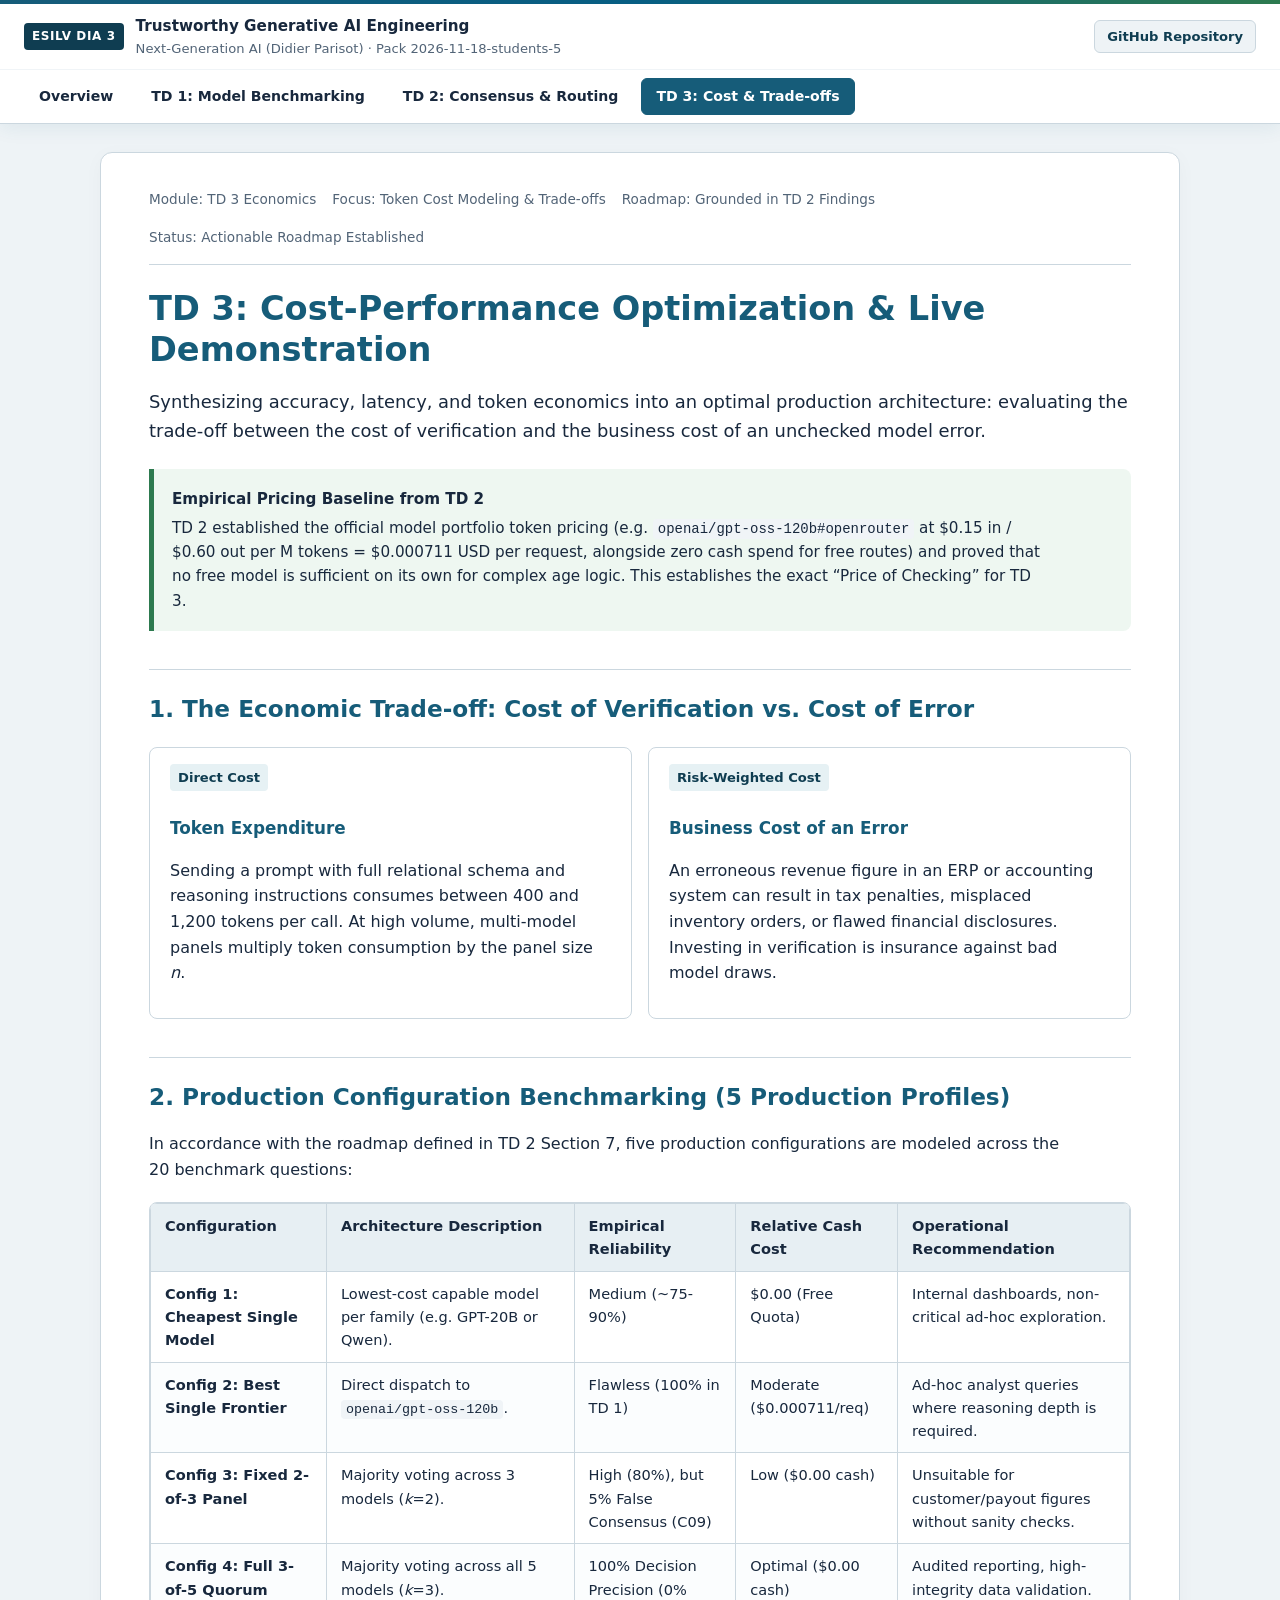
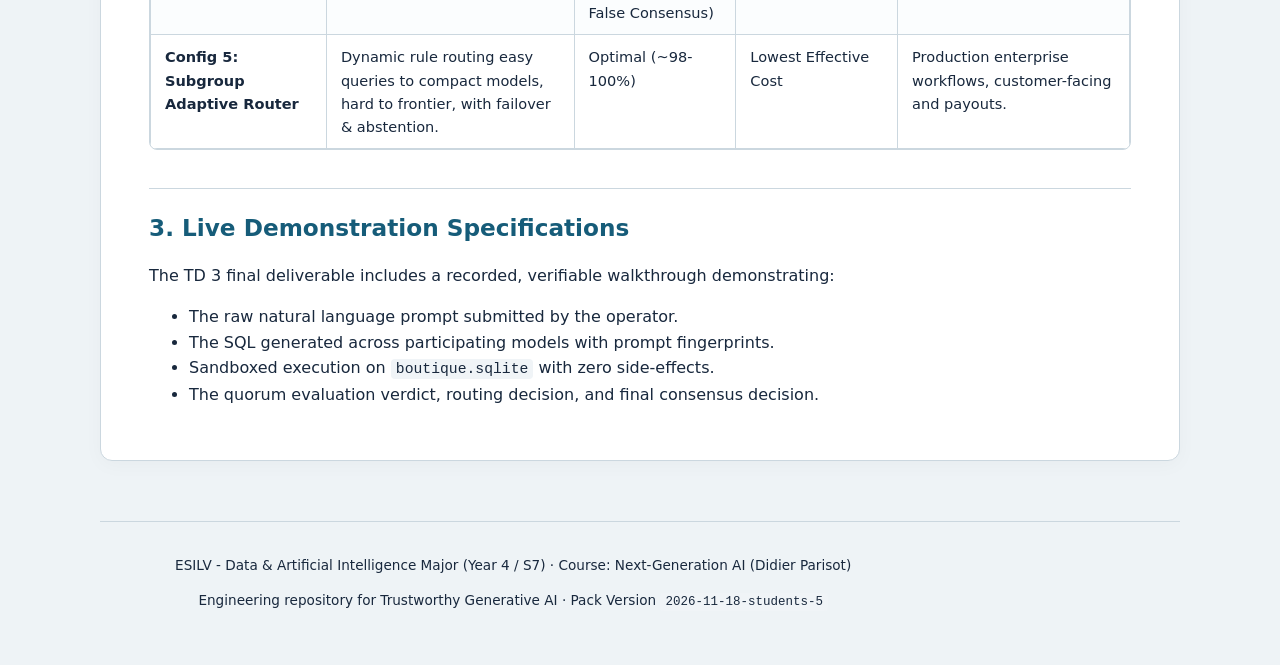
<file: website/td3.html>
<!DOCTYPE html>
<html lang="en">
<head>
  <meta charset="utf-8">
  <meta name="viewport" content="width=device-width, initial-scale=1">
  <meta name="description" content="TD 3 Cost-Performance Optimization, Configuration Selection and Live Demonstration - ESILV DIA 3">
  <title>TD 3: Cost &amp; Trade-offs | ESILV DIA 3</title>
  <link rel="stylesheet" href="css/style.css">
</head>
<body>

<header>
  <div class="header-accent"></div>
  <div class="header-top">
    <div class="brand-wrapper">
      <span class="brand-badge">ESILV DIA 3</span>
      <div>
        <div class="brand-title">Trustworthy Generative AI Engineering</div>
        <div class="brand-subtitle">Next-Generation AI (Didier Parisot) · Pack 2026-11-18-students-5</div>
      </div>
    </div>
    <div class="header-actions">
      <a href="https://github.com/louislefo/nextgen-ai-dia3" class="github-link" target="_blank" rel="noopener">
        <span>GitHub Repository</span>
      </a>
    </div>
  </div>
  <nav class="header-nav" aria-label="Main Navigation">
    <a href="index.html" class="nav-item">Overview</a>
    <a href="td1.html" class="nav-item">TD 1: Model Benchmarking</a>
    <a href="td2.html" class="nav-item">TD 2: Consensus &amp; Routing</a>
    <a href="td3.html" class="nav-item active">TD 3: Cost &amp; Trade-offs</a>
  </nav>
</header>

<main>
  <div class="meta-bar">
    <span>Module: TD 3 Economics</span>
    <span>Focus: Token Cost Modeling &amp; Trade-offs</span>
    <span>Roadmap: Grounded in TD 2 Findings</span>
    <span>Status: Actionable Roadmap Established</span>
  </div>

  <h1>TD 3: Cost-Performance Optimization &amp; Live Demonstration</h1>
  <p class="lead">
    Synthesizing accuracy, latency, and token economics into an optimal production architecture: evaluating the trade-off between the cost of verification and the business cost of an unchecked model error.
  </p>

  <aside class="notice final">
    <p><strong>Empirical Pricing Baseline from TD 2</strong></p>
    <p>TD 2 established the official model portfolio token pricing (e.g. <code>openai/gpt-oss-120b#openrouter</code> at $0.15 in / $0.60 out per M tokens = $0.000711 USD per request, alongside zero cash spend for free routes) and proved that no free model is sufficient on its own for complex age logic. This establishes the exact &ldquo;Price of Checking&rdquo; for TD 3.</p>
  </aside>

  <h2>1. The Economic Trade-off: Cost of Verification vs. Cost of Error</h2>
  <div class="cards">
    <div class="card">
      <div class="pill">Direct Cost</div>
      <h3 class="card-title">Token Expenditure</h3>
      <p>Sending a prompt with full relational schema and reasoning instructions consumes between 400 and 1,200 tokens per call. At high volume, multi-model panels multiply token consumption by the panel size <em>n</em>.</p>
    </div>
    <div class="card">
      <div class="pill">Risk-Weighted Cost</div>
      <h3 class="card-title">Business Cost of an Error</h3>
      <p>An erroneous revenue figure in an ERP or accounting system can result in tax penalties, misplaced inventory orders, or flawed financial disclosures. Investing in verification is insurance against bad model draws.</p>
    </div>
  </div>

  <h2>2. Production Configuration Benchmarking (5 Production Profiles)</h2>
  <p>In accordance with the roadmap defined in TD 2 Section 7, five production configurations are modeled across the 20 benchmark questions:</p>

  <div class="tableau">
    <table>
      <thead>
        <tr>
          <th>Configuration</th>
          <th>Architecture Description</th>
          <th>Empirical Reliability</th>
          <th>Relative Cash Cost</th>
          <th>Operational Recommendation</th>
        </tr>
      </thead>
      <tbody>
        <tr>
          <td><strong>Config 1: Cheapest Single Model</strong></td>
          <td>Lowest-cost capable model per family (e.g. GPT-20B or Qwen).</td>
          <td>Medium (~75-90%)</td>
          <td>$0.00 (Free Quota)</td>
          <td>Internal dashboards, non-critical ad-hoc exploration.</td>
        </tr>
        <tr>
          <td><strong>Config 2: Best Single Frontier</strong></td>
          <td>Direct dispatch to <code>openai/gpt-oss-120b</code>.</td>
          <td>Flawless (100% in TD 1)</td>
          <td>Moderate ($0.000711/req)</td>
          <td>Ad-hoc analyst queries where reasoning depth is required.</td>
        </tr>
        <tr>
          <td><strong>Config 3: Fixed 2-of-3 Panel</strong></td>
          <td>Majority voting across 3 models (<em>k</em>=2).</td>
          <td>High (80%), but 5% False Consensus (C09)</td>
          <td>Low ($0.00 cash)</td>
          <td>Unsuitable for customer/payout figures without sanity checks.</td>
        </tr>
        <tr>
          <td><strong>Config 4: Full 3-of-5 Quorum</strong></td>
          <td>Majority voting across all 5 models (<em>k</em>=3).</td>
          <td>100% Decision Precision (0% False Consensus)</td>
          <td>Optimal ($0.00 cash)</td>
          <td>Audited reporting, high-integrity data validation.</td>
        </tr>
        <tr>
          <td><strong>Config 5: Subgroup Adaptive Router</strong></td>
          <td>Dynamic rule routing easy queries to compact models, hard to frontier, with failover &amp; abstention.</td>
          <td>Optimal (~98-100%)</td>
          <td>Lowest Effective Cost</td>
          <td>Production enterprise workflows, customer-facing and payouts.</td>
        </tr>
      </tbody>
    </table>
  </div>

  <h2>3. Live Demonstration Specifications</h2>
  <p>The TD 3 final deliverable includes a recorded, verifiable walkthrough demonstrating:</p>
  <ul>
    <li>The raw natural language prompt submitted by the operator.</li>
    <li>The SQL generated across participating models with prompt fingerprints.</li>
    <li>Sandboxed execution on <code>boutique.sqlite</code> with zero side-effects.</li>
    <li>The quorum evaluation verdict, routing decision, and final consensus decision.</li>
  </ul>
</main>

<footer>
  <p>ESILV - Data &amp; Artificial Intelligence Major (Year 4 / S7) · Course: Next-Generation AI (Didier Parisot)</p>
  <p>Engineering repository for Trustworthy Generative AI · Pack Version <code>2026-11-18-students-5</code></p>
</footer>

</body>
</html>
</file>
<file: website/css/style.css>
:root {
  --ink: #18283d;
  --blue: #165c79;
  --blue-dark: #0f3d51;
  --blue-light: #257e9f;
  --accent: #075e83;
  --line: #cbd7df;
  --bg: #eef3f6;
  --paper: #ffffff;
  --green: #2d7a4f;
  --green-bg: #eef7f1;
  --amber: #ba7419;
  --amber-bg: #fff4dc;
  --red: #a82a2a;
  --red-bg: #fde8e8;
  --meta: #526477;
}

* {
  box-sizing: border-box;
}

html {
  scroll-padding-top: 80px;
}

body {
  margin: 0;
  color: var(--ink);
  background: var(--bg);
  font: 16px/1.6 system-ui, -apple-system, 'Segoe UI', Roboto, Helvetica, Arial, sans-serif;
}

a {
  color: var(--accent);
  text-decoration: none;
  overflow-wrap: anywhere;
}

a:hover {
  text-decoration: underline;
}

/* Elevated, Polished Header */
header {
  position: sticky;
  top: 0;
  z-index: 1000;
  background: var(--paper);
  border-bottom: 1px solid var(--line);
  box-shadow: 0 4px 18px rgba(22, 92, 121, 0.08);
}

.header-accent {
  height: 4px;
  background: linear-gradient(90deg, #165c79 0%, #075e83 50%, #2d7a4f 100%);
}

.header-top {
  display: flex;
  align-items: center;
  justify-content: space-between;
  padding: 10px 24px;
  border-bottom: 1px solid #f0f4f7;
  flex-wrap: wrap;
  gap: 12px;
}

.brand-wrapper {
  display: flex;
  align-items: center;
  gap: 12px;
}

.brand-badge {
  background: var(--blue-dark);
  color: #ffffff;
  font-size: 0.75rem;
  font-weight: 800;
  letter-spacing: 0.05em;
  padding: 4px 8px;
  border-radius: 4px;
  text-transform: uppercase;
}

.brand-title {
  font-weight: 700;
  font-size: 0.95rem;
  color: var(--ink);
}

.brand-subtitle {
  color: var(--meta);
  font-size: 0.82rem;
}

.header-actions {
  display: flex;
  align-items: center;
  gap: 10px;
}

.github-link {
  display: inline-flex;
  align-items: center;
  gap: 6px;
  padding: 5px 12px;
  font-size: 0.82rem;
  font-weight: 600;
  color: var(--blue-dark);
  background: var(--bg);
  border: 1px solid var(--line);
  border-radius: 6px;
  transition: all 0.2s ease;
}

.github-link:hover {
  background: #e2edf2;
  text-decoration: none;
}

.header-nav {
  padding: 8px 24px;
  display: flex;
  gap: 8px;
  flex-wrap: wrap;
}

.nav-item {
  padding: 6px 14px;
  border: 1px solid transparent;
  border-radius: 6px;
  font-size: 0.88rem;
  font-weight: 600;
  color: var(--ink);
  transition: all 0.15s ease-in-out;
}

.nav-item:hover {
  background: var(--bg);
  text-decoration: none;
  color: var(--blue);
}

.nav-item.active {
  background: var(--blue);
  color: #ffffff;
  border-color: var(--blue);
}

/* Main Container */
main {
  max-width: 1080px;
  margin: 28px auto 60px;
  background: var(--paper);
  padding: 36px 48px;
  border-radius: 12px;
  border: 1px solid var(--line);
  box-shadow: 0 4px 20px rgba(0, 0, 0, 0.03);
}

/* Typography */
h1 {
  font-size: 2.1rem;
  line-height: 1.2;
  color: var(--blue);
  margin-top: 0;
  margin-bottom: 12px;
}

h2 {
  font-size: 1.45rem;
  color: var(--blue);
  margin: 38px 0 16px;
  border-top: 1px solid var(--line);
  padding-top: 20px;
}

h3 {
  font-size: 1.18rem;
  color: var(--blue-dark);
  margin: 24px 0 10px;
}

p, li {
  max-width: 90ch;
  color: var(--ink);
}

.lead {
  font-size: 1.12rem;
  line-height: 1.6;
  color: var(--ink);
  font-weight: 450;
  margin-bottom: 24px;
}

.meta-bar {
  display: flex;
  flex-wrap: wrap;
  gap: 16px;
  font-size: 0.85rem;
  color: var(--meta);
  margin-bottom: 24px;
  padding-bottom: 16px;
  border-bottom: 1px solid var(--line);
}

/* Notices and Callouts */
.notice {
  border-left: 5px solid var(--blue);
  background: #f4fafc;
  padding: 14px 18px;
  margin: 18px 0 24px;
  border-radius: 0 8px 8px 0;
  font-size: 0.95rem;
}

.notice.final {
  border-left-color: var(--green);
  background: var(--green-bg);
}

.notice.warning {
  border-left-color: var(--amber);
  background: var(--amber-bg);
}

.notice p {
  margin: 4px 0;
}

/* Metric / Stat Cards Grid */
.stat-grid {
  display: grid;
  grid-template-columns: repeat(auto-fit, minmax(200px, 1fr));
  gap: 16px;
  margin: 24px 0 32px;
}

.stat-card {
  border: 1px solid var(--line);
  border-radius: 8px;
  padding: 16px;
  background: #fafcfe;
  text-align: center;
}

.stat-value {
  font-size: 1.85rem;
  font-weight: 800;
  color: var(--blue);
  line-height: 1.1;
  margin-bottom: 6px;
}

.stat-label {
  font-size: 0.85rem;
  font-weight: 600;
  color: var(--meta);
  text-transform: uppercase;
  letter-spacing: 0.04em;
}

.stat-sub {
  font-size: 0.8rem;
  color: var(--meta);
  margin-top: 4px;
}

/* General Cards */
.cards, .grid-2, .grid-3 {
  display: grid;
  grid-template-columns: repeat(auto-fit, minmax(min(280px, 100%), 1fr));
  gap: 16px;
  margin: 20px 0;
}

.card {
  border: 1px solid var(--line);
  border-radius: 8px;
  padding: 16px 20px;
  background: #ffffff;
}

.card-title {
  font-size: 1.05rem;
  font-weight: 700;
  color: var(--blue);
  margin-bottom: 8px;
}

/* Tables */
.tableau {
  overflow-x: auto;
  max-width: 100%;
  margin: 20px 0 28px;
  border-radius: 8px;
  border: 1px solid var(--line);
}

table {
  width: 100%;
  border-collapse: collapse;
  font-size: 0.91rem;
}

th, td {
  border: 1px solid var(--line);
  padding: 10px 14px;
  text-align: left;
  vertical-align: top;
}

th {
  background: #e7eff3;
  color: var(--ink);
  font-weight: 700;
}

tr:nth-child(even) td {
  background: #fbfdfe;
}

/* Badges and Pills */
.pill {
  display: inline-block;
  background: #e6f1f4;
  padding: 3px 8px;
  border-radius: 4px;
  font-size: 0.82rem;
  font-weight: 600;
  color: var(--blue-dark);
}

.badge {
  display: inline-block;
  padding: 3px 8px;
  border-radius: 4px;
  font-size: 0.8rem;
  font-weight: 700;
  text-transform: uppercase;
}

.badge.ok {
  background: var(--green-bg);
  color: var(--green);
  border: 1px solid #c2e2ce;
}

.badge.error {
  background: var(--red-bg);
  color: var(--red);
  border: 1px solid #f8c3c3;
}

.badge.warning {
  background: var(--amber-bg);
  color: var(--amber);
  border: 1px solid #f6deb3;
}

.badge.neutral {
  background: #eef3f6;
  color: #495d70;
  border: 1px solid var(--line);
}

/* Code & Preformatted */
pre {
  overflow-x: auto;
  padding: 16px;
  background: #f4f7f9;
  border: 1px solid var(--line);
  border-radius: 6px;
  font-size: 0.88rem;
  line-height: 1.5;
}

code {
  font-family: ui-monospace, 'Cascadia Code', 'Source Code Pro', Menlo, Consolas, monospace;
  font-size: 0.92em;
  background: #f0f4f7;
  padding: 2px 5px;
  border-radius: 4px;
}

pre code {
  background: transparent;
  padding: 0;
  border-radius: 0;
}

/* Team Section */
.team-grid {
  display: grid;
  grid-template-columns: repeat(auto-fit, minmax(280px, 1fr));
  gap: 16px;
  margin: 20px 0;
}

.member-card {
  border: 1px solid var(--line);
  border-radius: 8px;
  padding: 16px;
  background: #fcfdfe;
}

.member-name {
  font-weight: 700;
  font-size: 1rem;
  color: var(--blue);
  margin-bottom: 2px;
}

.member-email {
  font-size: 0.82rem;
  color: var(--meta);
  margin-bottom: 8px;
}

.member-role {
  font-size: 0.88rem;
  color: var(--ink);
  line-height: 1.4;
}

/* Footer */
footer {
  max-width: 1080px;
  margin: auto;
  padding: 0 24px 40px;
  font-size: 0.85rem;
  color: var(--meta);
  text-align: center;
  border-top: 1px solid var(--line);
  padding-top: 20px;
}

@media (max-width: 768px) {
  body {
    font-size: 15px;
  }
  main {
    margin: 12px 8px;
    padding: 22px 18px;
  }
  h1 {
    font-size: 1.65rem;
  }
  .header-top {
    padding: 8px 14px;
  }
  .header-nav {
    padding: 6px 14px;
  }
}
</file>
